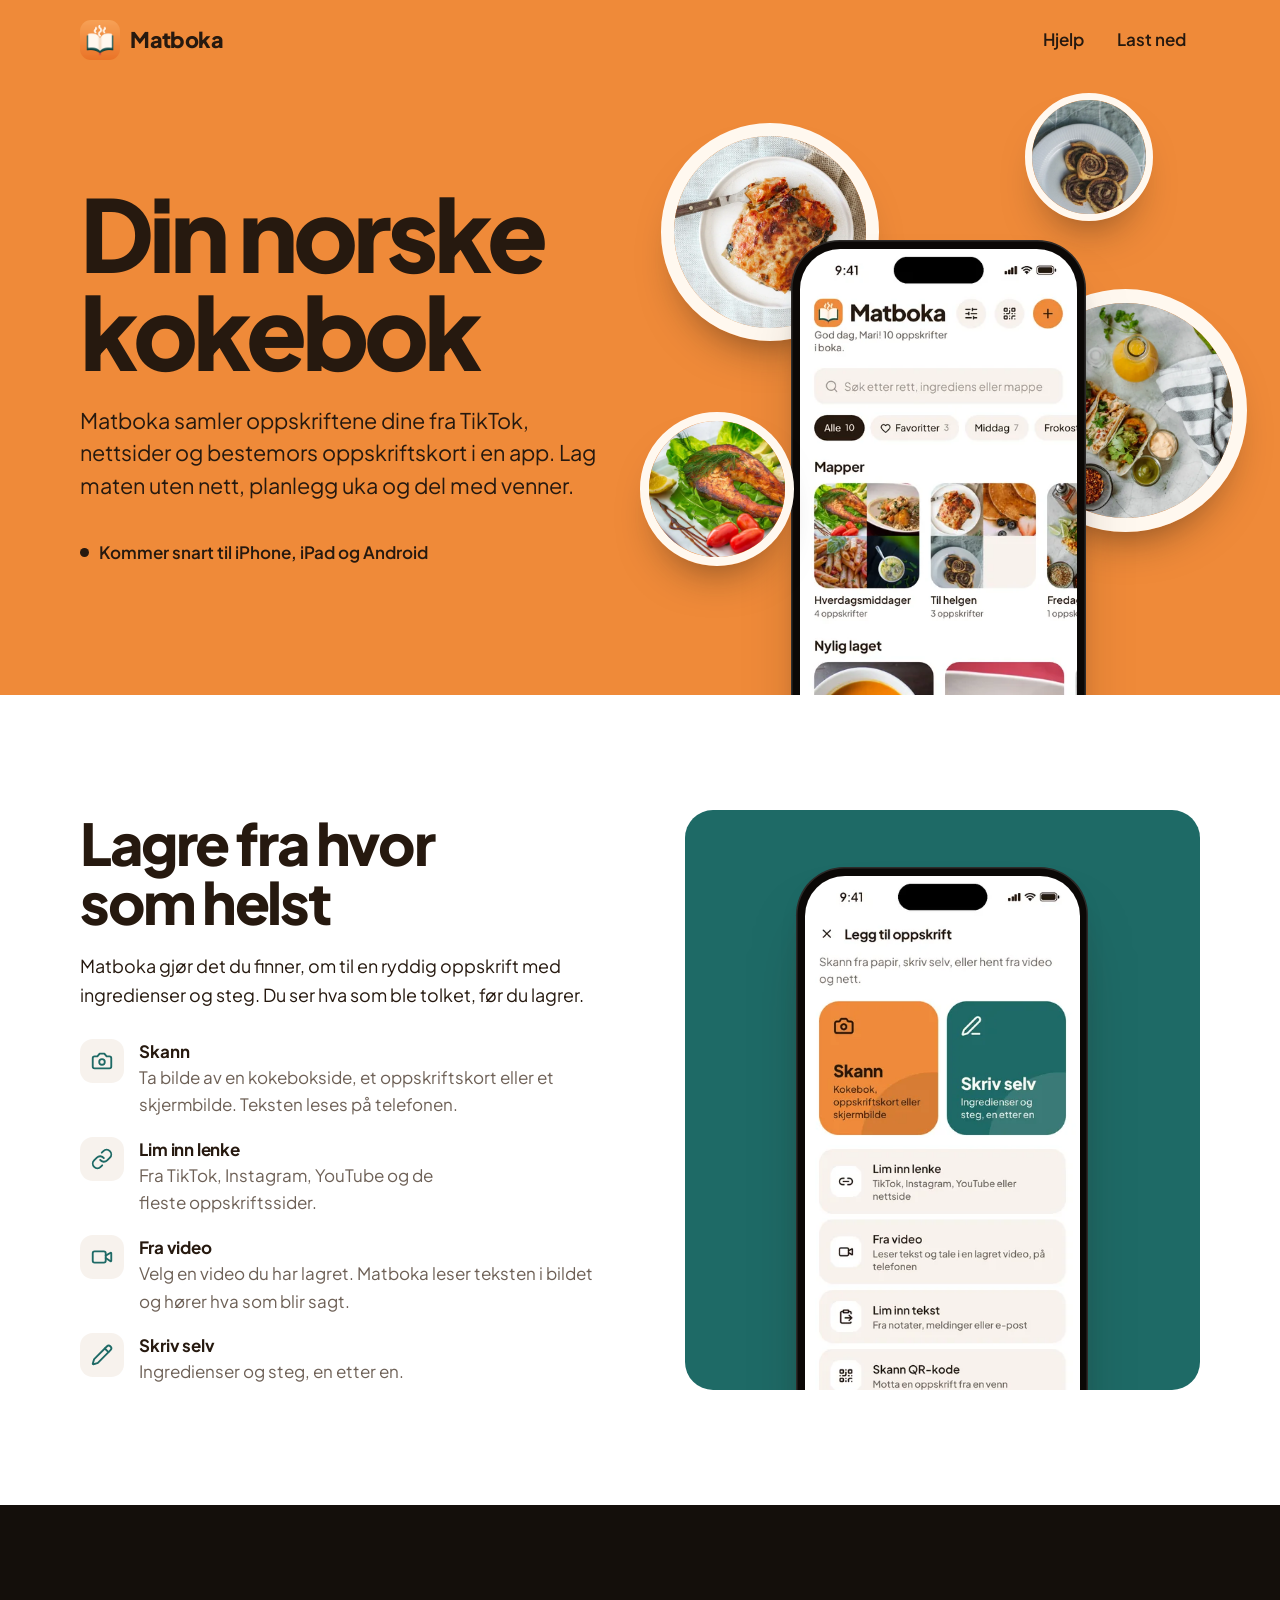
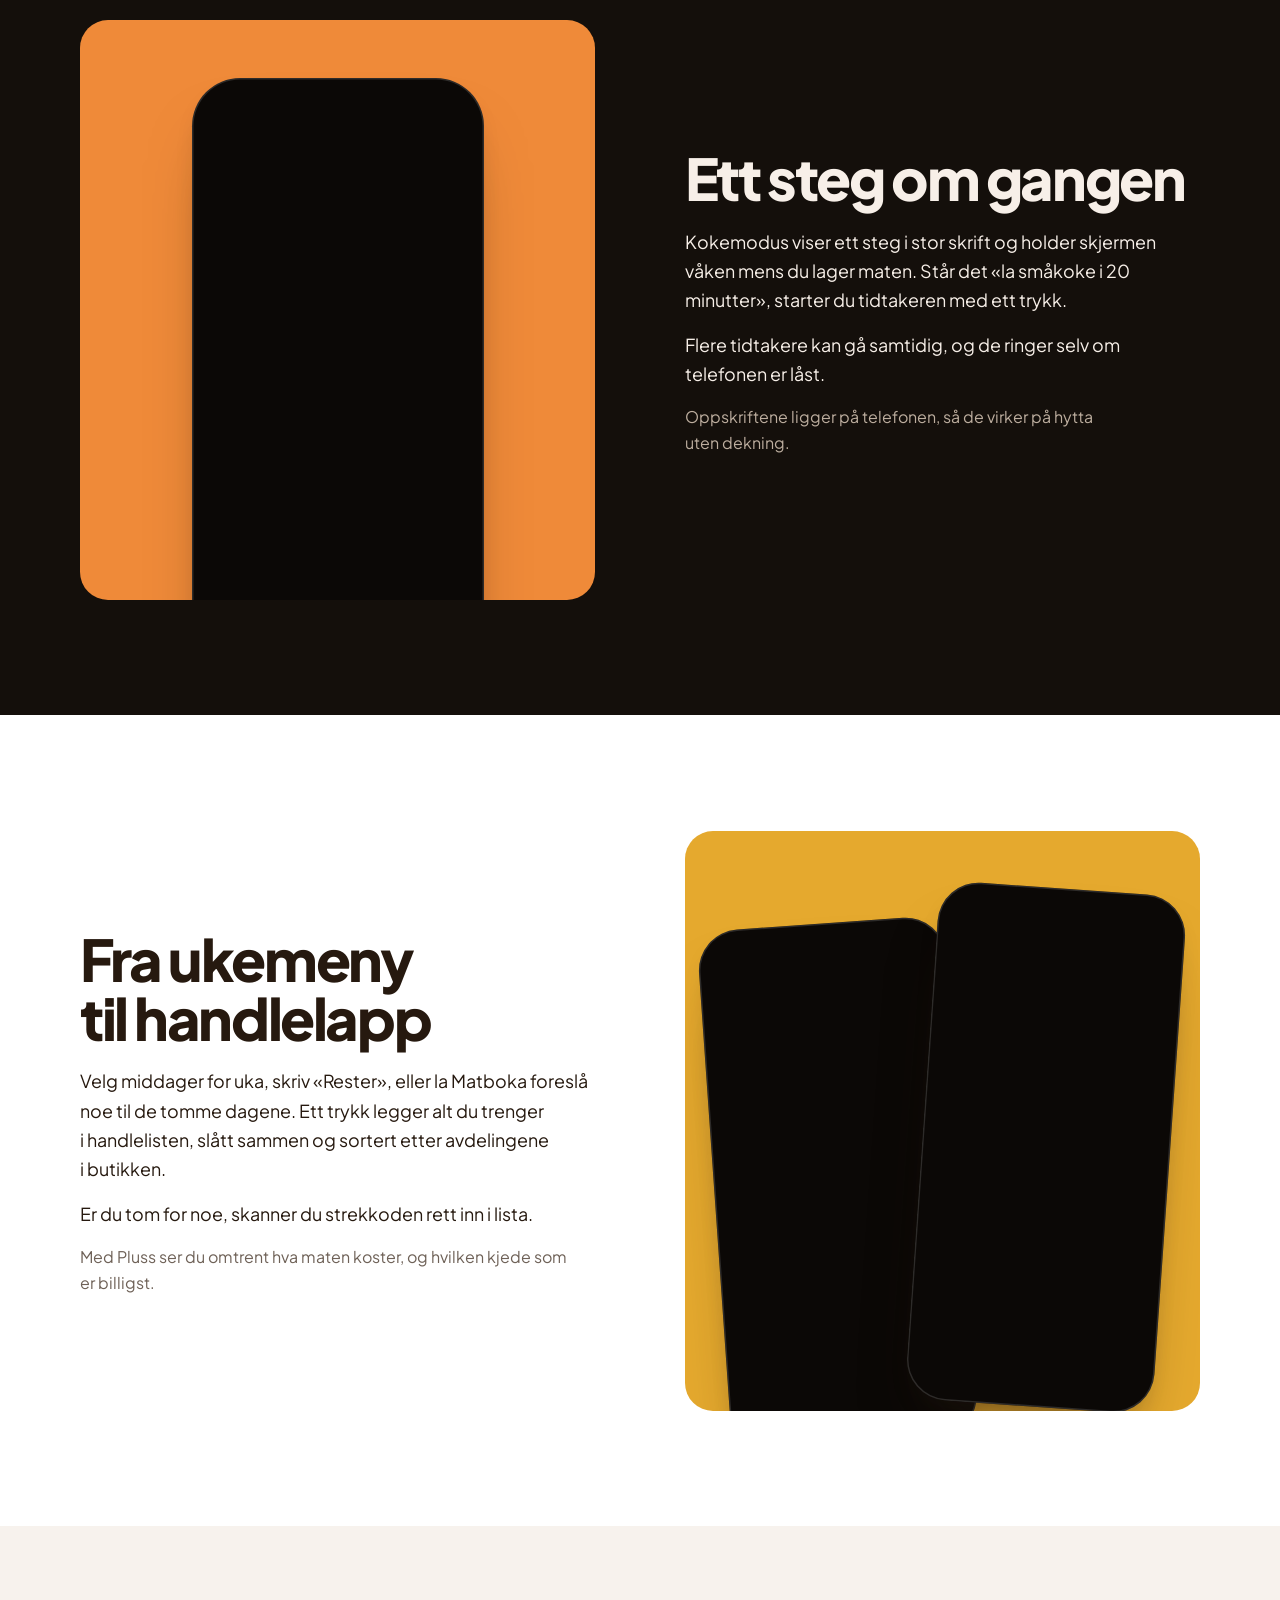
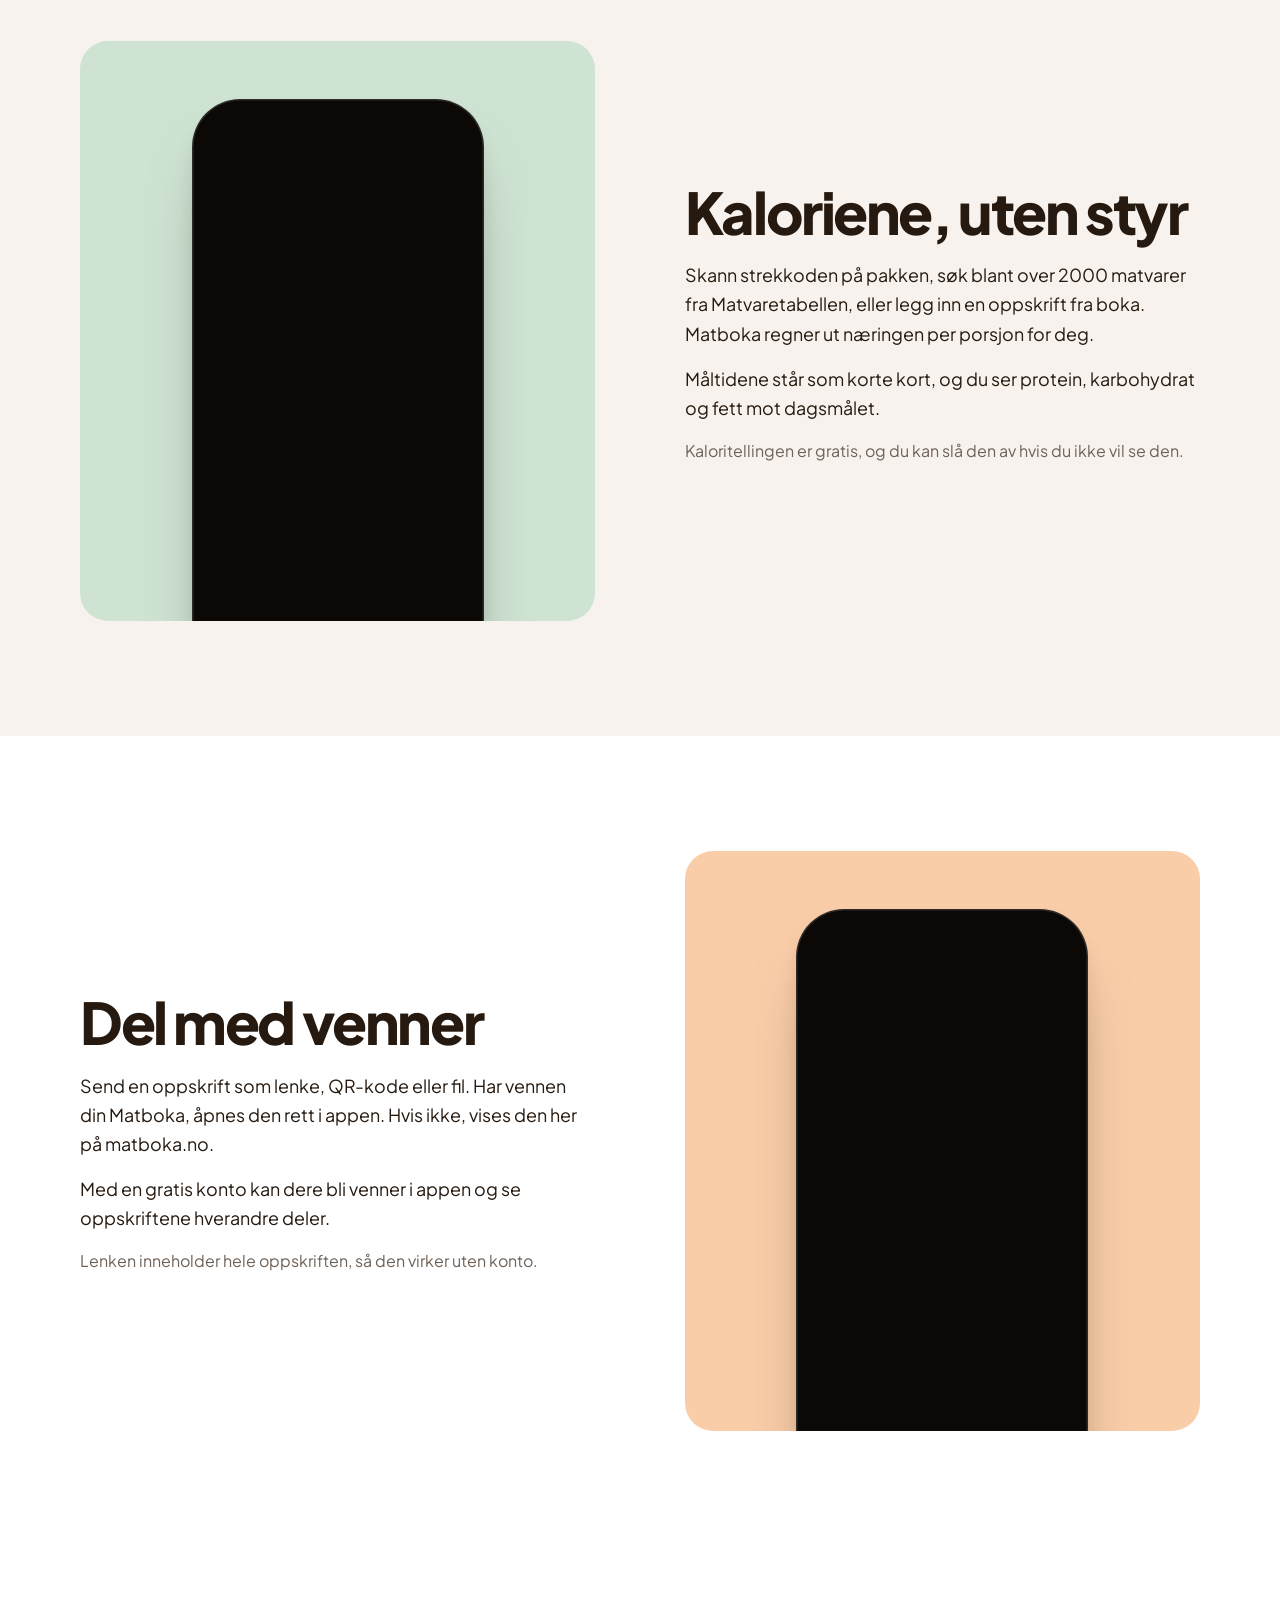
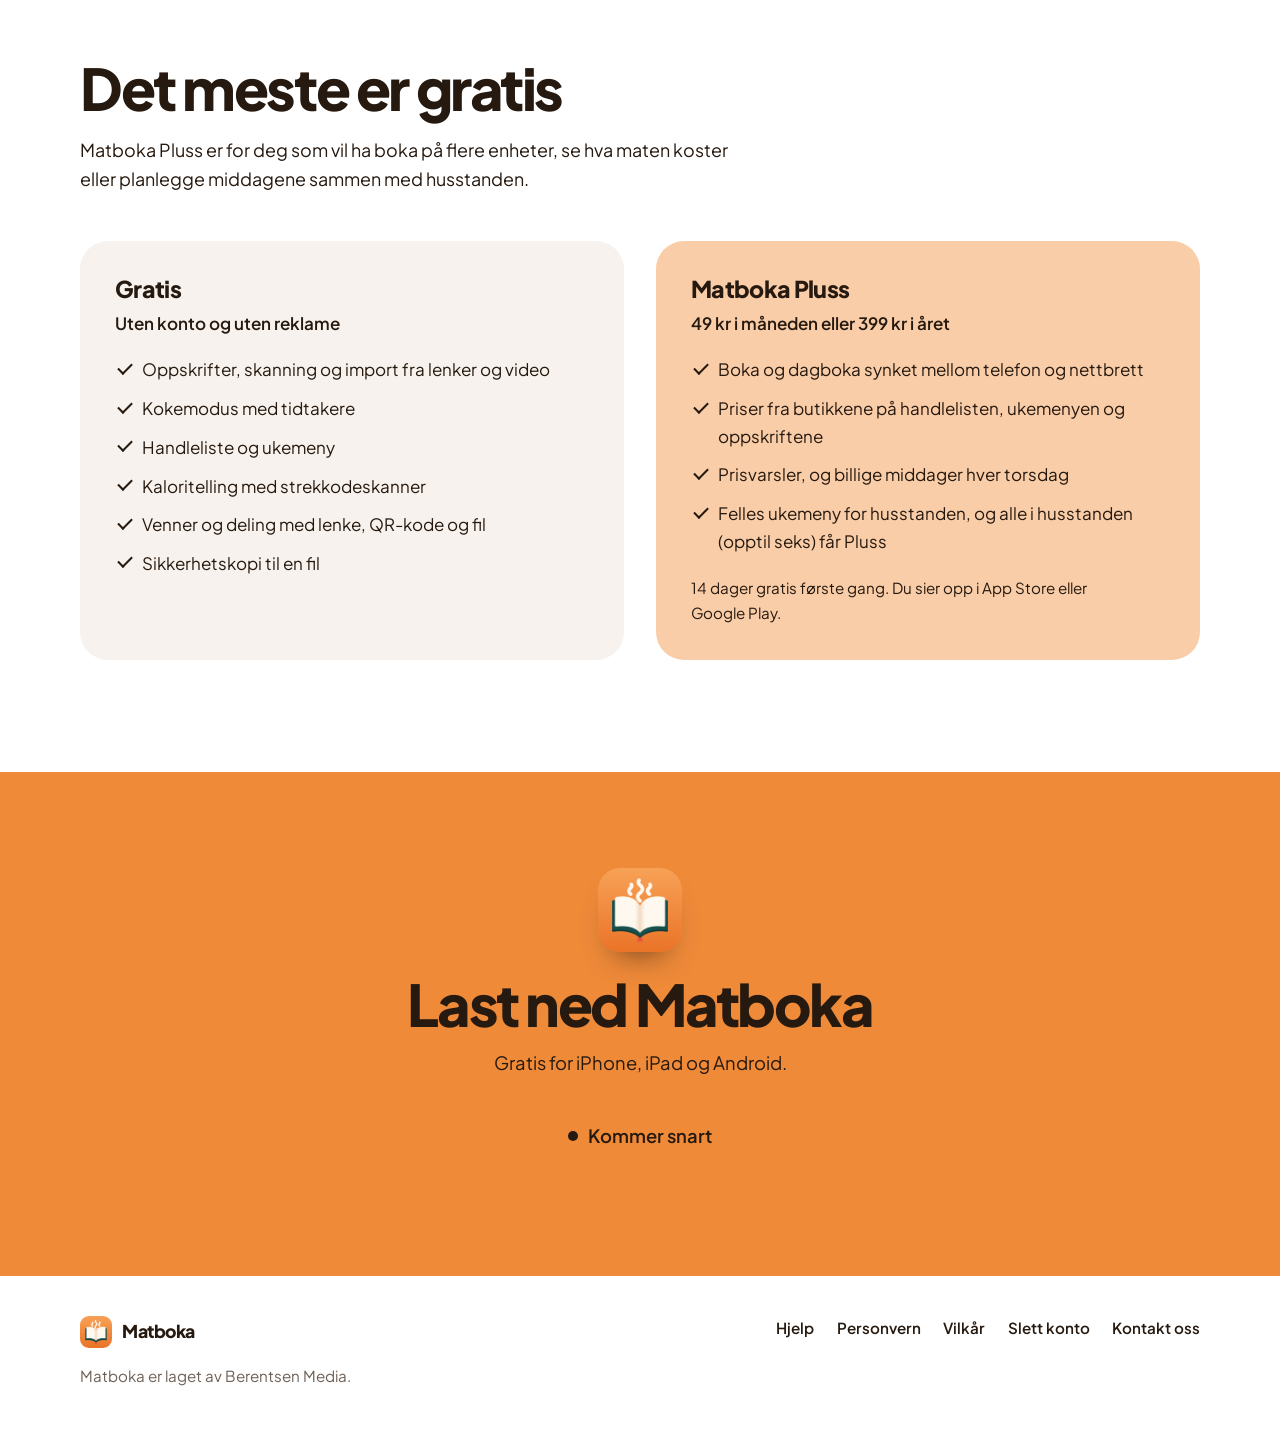
<file: index.html>
<!doctype html>
<html lang="nb">
<head>
<meta charset="utf-8">
<meta name="viewport" content="width=device-width, initial-scale=1">
<title>Matboka – oppskrifter, ukemeny og handleliste i en app</title>
<meta name="description" content="Gratis app for iPhone og Android: samle oppskrifter fra TikTok, nettsider og kokebøker, lag ukemeny og handleliste, tell kalorier og del med venner.">
<link rel="canonical" href="https://matboka.no/">
<meta http-equiv="Content-Security-Policy" content="default-src 'self'; img-src 'self' data:; style-src 'self'; font-src 'self'; script-src 'self'; connect-src 'none'; object-src 'none'; base-uri 'none'; form-action 'none'">
<meta name="referrer" content="strict-origin-when-cross-origin">
<meta name="theme-color" content="#EF8A39">
<link rel="icon" href="img/favicon.svg" type="image/svg+xml">
<link rel="icon" href="img/favicon-32.png" sizes="32x32" type="image/png">
<link rel="icon" href="img/icon-192.png" sizes="192x192" type="image/png">
<link rel="apple-touch-icon" href="img/apple-touch-icon.png">
<link rel="preload" href="fonts/plus-jakarta-sans-800.woff2" as="font" type="font/woff2" crossorigin>
<link rel="stylesheet" href="css/site.css">
<meta property="og:type" content="website">
<meta property="og:site_name" content="Matboka">
<meta property="og:locale" content="nb_NO">
<meta property="og:title" content="Matboka – oppskrifter, ukemeny og handleliste i en app">
<meta property="og:description" content="Gratis app for iPhone og Android: samle oppskrifter fra TikTok, nettsider og kokebøker, lag ukemeny og handleliste, tell kalorier og del med venner.">
<meta property="og:url" content="https://matboka.no/">
<meta property="og:image" content="https://matboka.no/img/deling.jpg">
<meta property="og:image:width" content="1200">
<meta property="og:image:height" content="630">
<meta property="og:image:alt" content="Matboka, din norske kokebok">
<meta name="twitter:card" content="summary_large_image">
<script type="application/ld+json">
{"@context":"https://schema.org","@graph":[
{"@type":"WebSite","@id":"https://matboka.no/#nettsted","name":"Matboka","alternateName":["matboka.no"],"url":"https://matboka.no/","inLanguage":"nb","publisher":{"@id":"https://matboka.no/#utgiver"}},
{"@type":"Organization","@id":"https://matboka.no/#utgiver","name":"Berentsen Media"},
{"@type":"MobileApplication","name":"Matboka","url":"https://matboka.no/","image":"https://matboka.no/img/deling.jpg","description":"Norsk kokebok-app: samle oppskrifter fra TikTok, nettsider og kokebøker, med kokemodus, ukemeny, handleliste og kaloritelling.","operatingSystem":"iOS, Android","applicationCategory":"LifestyleApplication","inLanguage":"nb","offers":{"@type":"Offer","price":"0","priceCurrency":"NOK"},"publisher":{"@id":"https://matboka.no/#utgiver"}}
]}
</script>
<script src="js/site.js" defer></script>
</head>
<body class="home">
<a class="skip" href="#innhold">Hopp til innholdet</a>
<header class="site-header on-gulrot">
  <div class="wrap">
    <a class="brand" href="./"><img src="img/icon-192.png" alt="" width="40" height="40">Matboka</a>
    <nav class="nav" aria-label="Hovedmeny">
      <a href="hjelp">Hjelp</a>
      <a href="#last-ned" class="hide-small">Last ned</a>
    </nav>
  </div>
</header>
<main id="innhold">
  <section class="hero on-gulrot" aria-labelledby="tittel">
    <div class="wrap">
      <div class="hero__text">
        <h1 id="tittel">Din norske kokebok</h1>
        <p class="hero__lead">Matboka samler oppskriftene dine fra TikTok, nettsider og bestemors oppskriftskort i en&nbsp;app. Lag maten uten nett, planlegg uka og del med venner.</p>
        <div class="stores" data-butikk data-klar="nei">
          <a class="store" data-butikk-lenke="appStore" href="./#last-ned"><small>Last ned i</small><span>App Store</span></a>
          <a class="store" data-butikk-lenke="googlePlay" href="./#last-ned"><small>Last ned i</small><span>Google Play</span></a>
          <p class="soon">Kommer snart til iPhone, iPad og Android</p>
        </div>
      </div>
      <div class="hero__art" aria-hidden="true">
        <img class="plate plate--a" src="img/mat/lasagne.webp" alt="" width="640" height="640">
        <img class="plate plate--d" src="img/mat/kanelboller.webp" alt="" width="640" height="640">
        <img class="plate plate--c" src="img/mat/taco.webp" alt="" width="640" height="640">
        <img class="plate plate--b" src="img/mat/laks.webp" alt="" width="640" height="640">
        <figure class="phone"><img src="img/screens/boka.webp" srcset="img/screens/boka.webp 390w, img/screens/boka@2x.webp 780w" sizes="(max-width: 860px) 62vw, 300px" width="390" height="844" alt="" fetchpriority="high"></figure>
      </div>
    </div>
  </section>

  <section class="feature" aria-labelledby="lagre">
    <div class="wrap">
      <div class="feature__text">
        <h2 id="lagre">Lagre fra hvor som helst</h2>
        <p>Matboka gjør det du finner, om til en ryddig oppskrift med ingredienser og steg. Du ser hva som ble tolket, før du lagrer.</p>
        <ul class="ways">
          <li><svg viewBox="0 0 24 24" fill="none" stroke="currentColor" stroke-width="2" stroke-linecap="round" stroke-linejoin="round" aria-hidden="true"><path d="M14.5 4h-5L7 7H4a2 2 0 0 0-2 2v9a2 2 0 0 0 2 2h16a2 2 0 0 0 2-2V9a2 2 0 0 0-2-2h-3l-2.5-3z"/><circle cx="12" cy="13" r="3"/></svg><h3>Skann</h3><p>Ta bilde av en kokebokside, et oppskriftskort eller et skjermbilde. Teksten leses på telefonen.</p></li>
          <li><svg viewBox="0 0 24 24" fill="none" stroke="currentColor" stroke-width="2" stroke-linecap="round" stroke-linejoin="round" aria-hidden="true"><path d="M10 13a5 5 0 0 0 7.54.54l3-3a5 5 0 0 0-7.07-7.07l-1.72 1.71"/><path d="M14 11a5 5 0 0 0-7.54-.54l-3 3a5 5 0 0 0 7.07 7.07l1.71-1.71"/></svg><h3>Lim inn lenke</h3><p>Fra TikTok, Instagram, YouTube og de fleste oppskriftssider.</p></li>
          <li><svg viewBox="0 0 24 24" fill="none" stroke="currentColor" stroke-width="2" stroke-linecap="round" stroke-linejoin="round" aria-hidden="true"><path d="m16 13 5.22 3.48a.5.5 0 0 0 .78-.42V7.87a.5.5 0 0 0-.75-.43L16 10.5"/><rect x="2" y="6" width="14" height="12" rx="2"/></svg><h3>Fra video</h3><p>Velg en video du har lagret. Matboka leser teksten i bildet og hører hva som blir sagt.</p></li>
          <li><svg viewBox="0 0 24 24" fill="none" stroke="currentColor" stroke-width="2" stroke-linecap="round" stroke-linejoin="round" aria-hidden="true"><path d="M21.17 6.81a1 1 0 0 0-3.99-3.99L3.84 16.17a2 2 0 0 0-.5.83l-1.32 4.35a.5.5 0 0 0 .62.62l4.35-1.32a2 2 0 0 0 .83-.5z"/><path d="m15 5 4 4"/></svg><h3>Skriv selv</h3><p>Ingredienser og steg, en etter en.</p></li>
        </ul>
      </div>
      <div class="panel panel--fjord">
        <figure class="phone"><img src="img/screens/legg-til.webp" srcset="img/screens/legg-til.webp 390w, img/screens/legg-til@2x.webp 780w" sizes="(max-width: 860px) 64vw, 292px" width="390" height="844" alt="Legg til oppskrift i Matboka, med valgene Skann, Skriv selv, Lim inn lenke, Fra video, Lim inn tekst, Skann QR-kode og Importer fil." loading="lazy" decoding="async"></figure>
      </div>
    </div>
  </section>

  <section class="feature feature--flip band--natt" aria-labelledby="lage">
    <div class="wrap">
      <div class="feature__text">
        <h2 id="lage">Ett steg om gangen</h2>
        <p>Kokemodus viser ett steg i stor skrift og holder skjermen våken mens du lager maten. Står det «la småkoke i 20 minutter», starter du tidtakeren med ett trykk.</p>
        <p>Flere tidtakere kan gå samtidig, og de ringer selv om telefonen er låst.</p>
        <p class="note">Oppskriftene ligger på telefonen, så de virker på hytta uten dekning.</p>
      </div>
      <div class="panel panel--gulrot">
        <figure class="phone"><img src="img/screens/kokemodus.webp" srcset="img/screens/kokemodus.webp 390w, img/screens/kokemodus@2x.webp 780w" sizes="(max-width: 860px) 64vw, 292px" width="390" height="844" alt="Kokemodus i mørk modus: steg 1 av 5 i en lasagne, med ingrediensene i steget og en knapp som starter en tidtaker på 20 minutter." loading="lazy" decoding="async"></figure>
      </div>
    </div>
  </section>

  <section class="feature" aria-labelledby="planlegg">
    <div class="wrap">
      <div class="feature__text">
        <h2 id="planlegg">Fra ukemeny til handlelapp</h2>
        <p>Velg middager for uka, skriv «Rester», eller la Matboka foreslå noe til de tomme dagene. Ett trykk legger alt du trenger i handlelisten, slått sammen og sortert etter avdelingene i butikken.</p>
        <p>Er du tom for noe, skanner du strekkoden rett inn i lista.</p>
        <p class="note">Med Pluss ser du omtrent hva maten koster, og hvilken kjede som er billigst.</p>
      </div>
      <div class="panel panel--sennep panel--duo">
        <figure class="phone"><img src="img/screens/ukemeny.webp" srcset="img/screens/ukemeny.webp 390w, img/screens/ukemeny@2x.webp 780w" sizes="(max-width: 860px) 46vw, 248px" width="390" height="844" alt="Ukemenyen for uke 46 med en middag hver dag." loading="lazy" decoding="async"></figure>
        <figure class="phone"><img src="img/screens/handleliste.webp" srcset="img/screens/handleliste.webp 390w, img/screens/handleliste@2x.webp 780w" sizes="(max-width: 860px) 46vw, 248px" width="390" height="844" alt="Handlelisten sortert etter avdeling, med varer fra to oppskrifter." loading="lazy" decoding="async"></figure>
      </div>
    </div>
  </section>

  <section class="feature feature--flip band--paper" aria-labelledby="dagbok">
    <div class="wrap">
      <div class="feature__text">
        <h2 id="dagbok">Kaloriene, uten styr</h2>
        <p>Skann strekkoden på pakken, søk blant over 2000 matvarer fra Matvaretabellen, eller legg inn en oppskrift fra boka. Matboka regner ut næringen per porsjon for deg.</p>
        <p>Måltidene står som korte kort, og du ser protein, karbohydrat og fett mot dagsmålet.</p>
        <p class="note">Kaloritellingen er gratis, og du kan slå den av hvis du ikke vil se den.</p>
      </div>
      <div class="panel panel--salvie">
        <figure class="phone"><img src="img/screens/dagbok.webp" srcset="img/screens/dagbok.webp 390w, img/screens/dagbok@2x.webp 780w" sizes="(max-width: 860px) 64vw, 292px" width="390" height="844" alt="Dagboka med 1 086 kcal igjen av 2 100, protein, karbohydrat og fett, og måltidene frokost, lunsj, middag og mellommåltid." loading="lazy" decoding="async"></figure>
      </div>
    </div>
  </section>

  <section class="feature" aria-labelledby="del">
    <div class="wrap">
      <div class="feature__text">
        <h2 id="del">Del med venner</h2>
        <p>Send en oppskrift som lenke, QR-kode eller fil. Har vennen din Matboka, åpnes den rett i appen. Hvis ikke, vises den her på matboka.no.</p>
        <p>Med en gratis konto kan dere bli venner i appen og se oppskriftene hverandre deler.</p>
        <p class="note">Lenken inneholder hele oppskriften, så den virker uten konto.</p>
      </div>
      <div class="panel panel--fersken">
        <figure class="phone"><img src="img/screens/oppskrift.webp" srcset="img/screens/oppskrift.webp 390w, img/screens/oppskrift@2x.webp 780w" sizes="(max-width: 860px) 64vw, 292px" width="390" height="844" alt="En oppskrift på lasagne med bilde, tid, porsjoner og knappene Start matlaging og Handleliste." loading="lazy" decoding="async"></figure>
      </div>
    </div>
  </section>

  <section class="pluss" id="pluss" aria-labelledby="pluss-tittel">
    <div class="wrap">
      <h2 id="pluss-tittel">Det meste er gratis</h2>
      <p class="pluss__intro">Matboka Pluss er for deg som vil ha boka på flere enheter, se hva maten koster eller planlegge middagene sammen med husstanden.</p>
      <div class="compare">
        <section aria-labelledby="gratis">
          <h3 id="gratis">Gratis</h3>
          <p class="price">Uten konto og uten reklame</p>
          <ul>
            <li>Oppskrifter, skanning og import fra lenker og video</li>
            <li>Kokemodus med tidtakere</li>
            <li>Handleliste og ukemeny</li>
            <li>Kaloritelling med strekkodeskanner</li>
            <li>Venner og deling med lenke, QR-kode og fil</li>
            <li>Sikkerhetskopi til en fil</li>
          </ul>
        </section>
        <section class="compare__pluss" aria-labelledby="plussnavn">
          <h3 id="plussnavn">Matboka Pluss</h3>
          <p class="price">49 kr i måneden eller 399 kr i året</p>
          <ul>
            <li>Boka og dagboka synket mellom telefon og nettbrett</li>
            <li>Priser fra butikkene på handlelisten, ukemenyen og oppskriftene</li>
            <li>Prisvarsler, og billige middager hver torsdag</li>
            <li>Felles ukemeny for husstanden, og alle i husstanden (opptil seks) får Pluss</li>
          </ul>
          <p class="small">14 dager gratis første gang. Du sier opp i App Store eller Google Play.</p>
        </section>
      </div>
    </div>
  </section>

  <section class="closing on-gulrot" id="last-ned" aria-labelledby="last-ned-tittel">
    <div class="wrap">
      <img src="img/icon-192.png" alt="" width="84" height="84" loading="lazy">
      <h2 id="last-ned-tittel">Last ned Matboka</h2>
      <p>Gratis for iPhone, iPad og Android.</p>
      <div class="stores" data-butikk data-klar="nei">
          <a class="store" data-butikk-lenke="appStore" href="./#last-ned"><small>Last ned i</small><span>App Store</span></a>
          <a class="store" data-butikk-lenke="googlePlay" href="./#last-ned"><small>Last ned i</small><span>Google Play</span></a>
          <p class="soon">Kommer snart</p>
        </div>
    </div>
  </section>
</main>
<footer class="site-footer">
  <div class="wrap">
    <div>
      <a class="brand brand--small" href="./"><img src="img/icon-192.png" alt="" width="32" height="32">Matboka</a>
      <p>Matboka er laget av Berentsen Media.</p>
    </div>
    <nav aria-label="Om Matboka">
      <a href="hjelp">Hjelp</a>
      <a href="personvern">Personvern</a>
      <a href="vilkar">Vilkår</a>
      <a href="slett-konto">Slett konto</a>
      <a href="mailto:berentsenmedia@gmail.com">Kontakt oss</a>
    </nav>
  </div>
</footer>
</body>
</html>
</file>
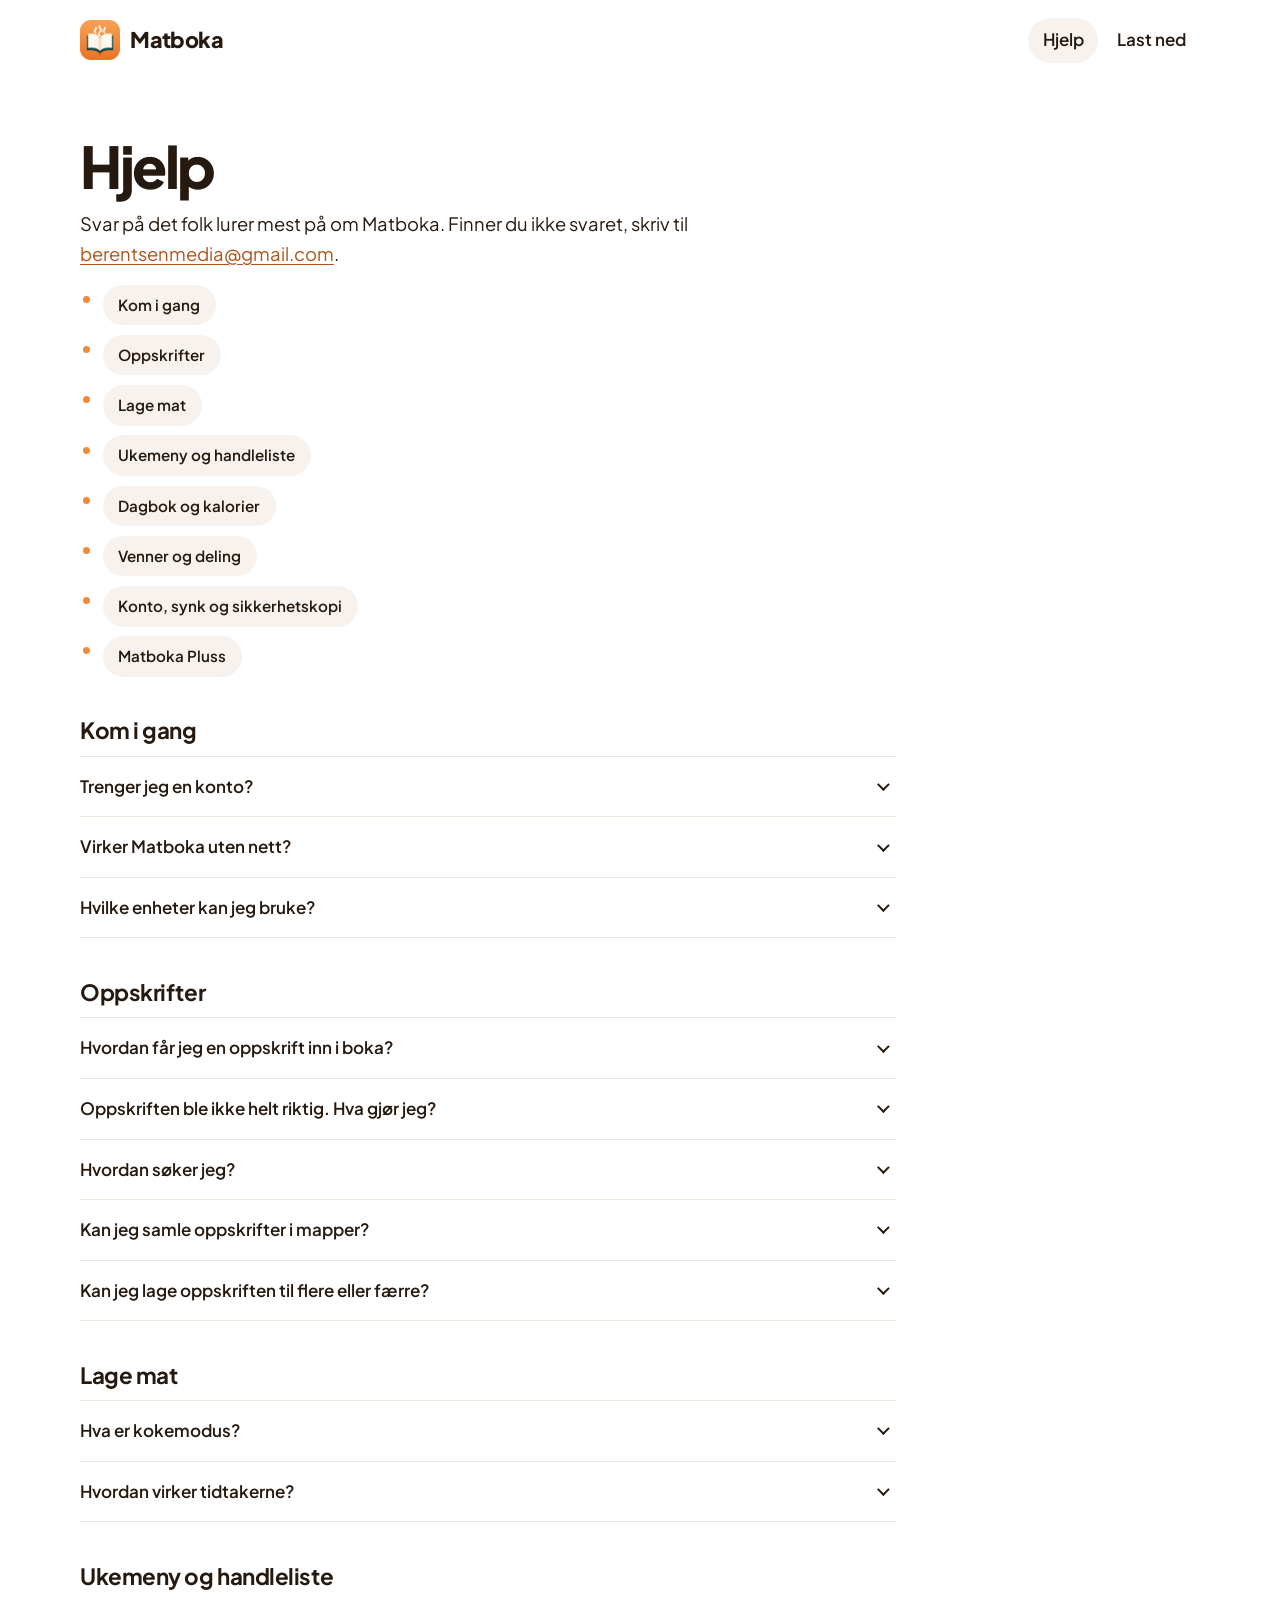
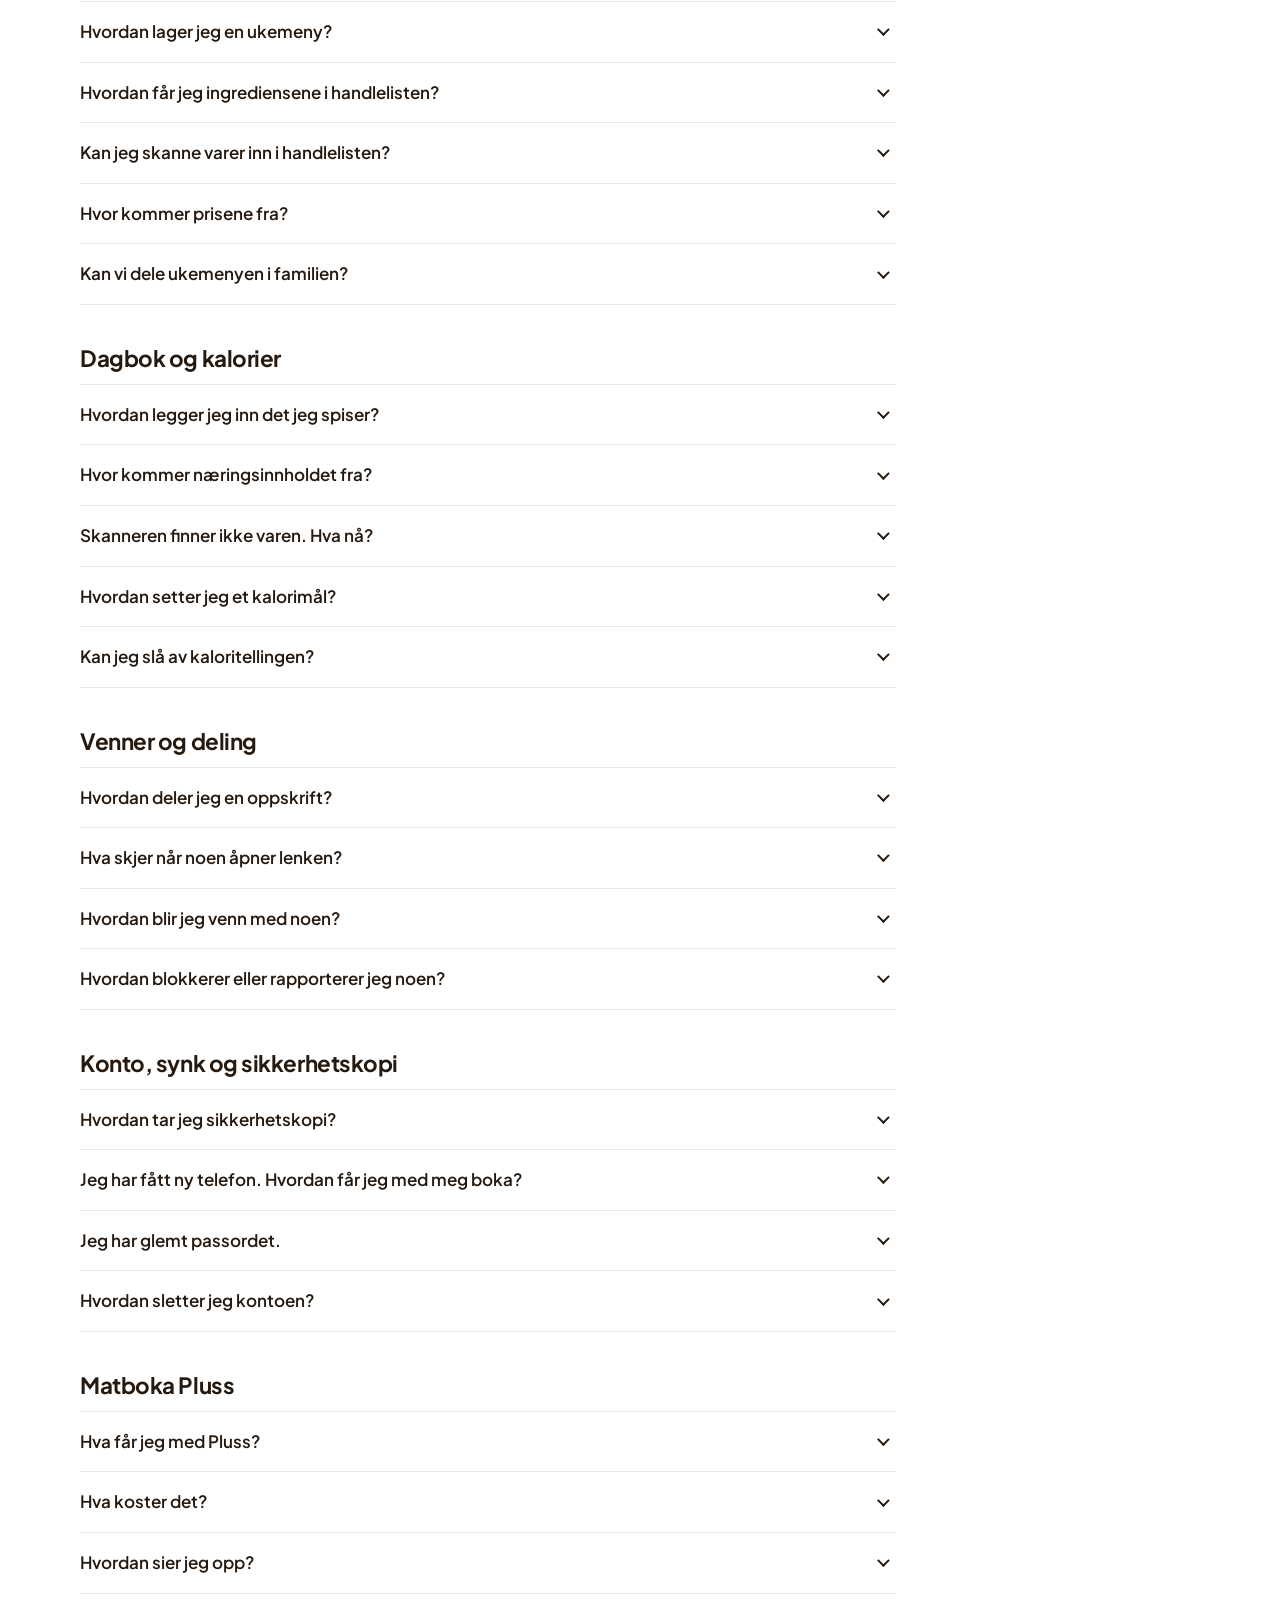
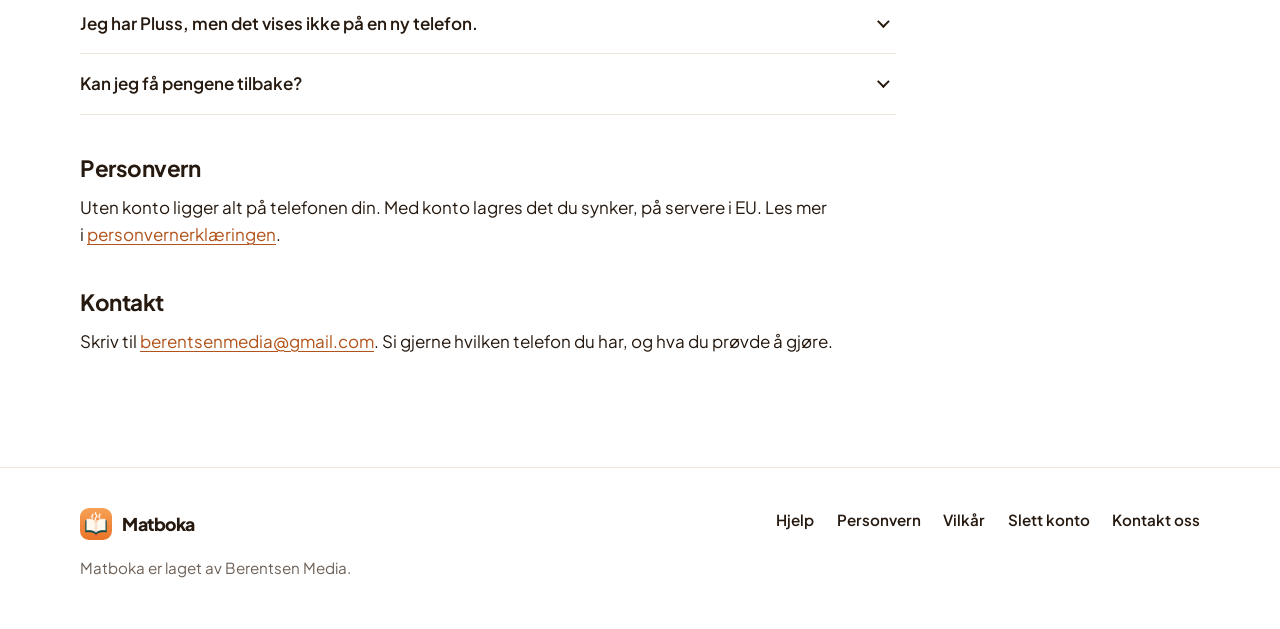
<file: hjelp.html>
<!doctype html>
<html lang="nb">
<head>
<meta charset="utf-8">
<meta name="viewport" content="width=device-width, initial-scale=1">
<title>Hjelp og vanlige spørsmål – Matboka</title>
<meta name="description" content="Svar på vanlige spørsmål om Matboka: oppskrifter, kokemodus, ukemeny, handleliste, kalorier, deling, konto og Matboka Pluss.">
<link rel="canonical" href="https://matboka.no/hjelp">
<meta http-equiv="Content-Security-Policy" content="default-src 'self'; img-src 'self' data:; style-src 'self'; font-src 'self'; script-src 'self'; connect-src 'none'; object-src 'none'; base-uri 'none'; form-action 'none'">
<meta name="referrer" content="strict-origin-when-cross-origin">
<meta name="theme-color" content="#EF8A39">
<link rel="icon" href="img/favicon.svg" type="image/svg+xml">
<link rel="icon" href="img/favicon-32.png" sizes="32x32" type="image/png">
<link rel="icon" href="img/icon-192.png" sizes="192x192" type="image/png">
<link rel="apple-touch-icon" href="img/apple-touch-icon.png">
<link rel="preload" href="fonts/plus-jakarta-sans-800.woff2" as="font" type="font/woff2" crossorigin>
<link rel="stylesheet" href="css/site.css">
<meta property="og:type" content="website">
<meta property="og:site_name" content="Matboka">
<meta property="og:locale" content="nb_NO">
<meta property="og:title" content="Hjelp og vanlige spørsmål – Matboka">
<meta property="og:description" content="Svar på vanlige spørsmål om Matboka: oppskrifter, kokemodus, ukemeny, handleliste, kalorier, deling, konto og Matboka Pluss.">
<meta property="og:url" content="https://matboka.no/hjelp">
<meta property="og:image" content="https://matboka.no/img/deling.jpg">
<meta property="og:image:width" content="1200">
<meta property="og:image:height" content="630">
<meta property="og:image:alt" content="Matboka, din norske kokebok">
<meta name="twitter:card" content="summary_large_image">
<script src="js/site.js" defer></script>
</head>
<body>
<a class="skip" href="#innhold">Hopp til innholdet</a>
<header class="site-header">
  <div class="wrap">
    <a class="brand" href="./"><img src="img/icon-192.png" alt="" width="40" height="40">Matboka</a>
    <nav class="nav" aria-label="Hovedmeny">
      <a href="hjelp" aria-current="page">Hjelp</a>
      <a href="./#last-ned" class="hide-small">Last ned</a>
    </nav>
  </div>
</header>
<main id="innhold" class="page">
  <div class="wrap">
<div class="prose">
<h1>Hjelp</h1>
<p class="lead">Svar på det folk lurer mest på om Matboka. Finner du ikke svaret, skriv til <a href="mailto:berentsenmedia@gmail.com">berentsenmedia@gmail.com</a>.</p>
<ul class="toc" aria-label="Innhold">
  <li><a href="#kom-i-gang">Kom i gang</a></li>
  <li><a href="#oppskrifter">Oppskrifter</a></li>
  <li><a href="#lage-mat">Lage mat</a></li>
  <li><a href="#ukemeny">Ukemeny og handleliste</a></li>
  <li><a href="#dagbok">Dagbok og kalorier</a></li>
  <li><a href="#deling">Venner og deling</a></li>
  <li><a href="#konto">Konto, synk og sikkerhetskopi</a></li>
  <li><a href="#pluss">Matboka Pluss</a></li>
</ul>
<h2 id="kom-i-gang">Kom i gang</h2>
<div class="faq">
<details>
  <summary>Trenger jeg en konto?</summary>
  <div class="answer">
<p>Nei. Matboka virker uten konto, og da ligger alt på telefonen. Med en gratis konto kan du legge til venner og se oppskriftene de deler. Vil du ha boka på flere enheter, trenger du Pluss.</p>
  </div>
</details>
<details>
  <summary>Virker Matboka uten nett?</summary>
  <div class="answer">
<p>Ja. Oppskriftene, handlelisten, ukemenyen og dagboka ligger på telefonen. Du trenger nett for å hente oppskrifter fra lenker, for priser og for å synke.</p>
  </div>
</details>
<details>
  <summary>Hvilke enheter kan jeg bruke?</summary>
  <div class="answer">
<p>iPhone, iPad og Android-telefoner.</p>
  </div>
</details>
</div>
<h2 id="oppskrifter">Oppskrifter</h2>
<div class="faq">
<details>
  <summary>Hvordan får jeg en oppskrift inn i boka?</summary>
  <div class="answer">
<p>Trykk + på forsiden og velg hvordan:</p>
<ul>
  <li><strong>Skann:</strong> ta bilde av en kokebokside, et oppskriftskort eller et skjermbilde. Flere bilder blir en oppskrift.</li>
  <li><strong>Lim inn lenke:</strong> fra TikTok, Instagram, YouTube eller en oppskriftsside.</li>
  <li><strong>Fra video:</strong> velg en video du har lagret. Matboka leser teksten i bildet og hører hva som blir sagt.</li>
  <li><strong>Skriv selv</strong> eller <strong>lim inn tekst</strong> fra notater, meldinger eller e-post.</li>
  <li><strong>Skann QR-kode</strong> fra en venn, eller <strong>importer en fil</strong>.</li>
</ul>
<p>Du kan også trykke Del i TikTok, Safari eller Bilder og velge Matboka.</p>
  </div>
</details>
<details>
  <summary>Oppskriften ble ikke helt riktig. Hva gjør jeg?</summary>
  <div class="answer">
<p>Alt du importerer, åpnes i et skjema der du ser hva som ble tolket, før du lagrer. Du kan også endre en oppskrift senere med blyanten øverst på oppskriften.</p>
  </div>
</details>
<details>
  <summary>Hvordan søker jeg?</summary>
  <div class="answer">
<p>Søket tåler skrivefeil, og æøå skrevet uten («brod» finner brød). Søker du på flere ting du har, som «kylling ris paprika», ser du også oppskriftene som bare mangler en av dem.</p>
  </div>
</details>
<details>
  <summary>Kan jeg samle oppskrifter i mapper?</summary>
  <div class="answer">
<p>Ja. Trykk på mappe-ikonet på en oppskrift for å legge den i en mappe, for eksempel «Hverdagsmiddager». Mappene endrer du under «Tilpass hjemmesiden», knappen med glidebrytere på forsiden.</p>
  </div>
</details>
<details>
  <summary>Kan jeg lage oppskriften til flere eller færre?</summary>
  <div class="answer">
<p>Ja. Bruk − og + ved Ingredienser på oppskriften, så regnes mengdene om.</p>
  </div>
</details>
</div>
<h2 id="lage-mat">Lage mat</h2>
<div class="faq">
<details>
  <summary>Hva er kokemodus?</summary>
  <div class="answer">
<p>Trykk «Start matlaging» på en oppskrift. Du ser ett steg om gangen i stor skrift, skjermen holdes våken, og ingrediensene i steget står under.</p>
  </div>
</details>
<details>
  <summary>Hvordan virker tidtakerne?</summary>
  <div class="answer">
<p>Står det en tid i steget, starter du tidtakeren med ett trykk. Trenger du en annen tid, trykker du «Annen tid». Flere tidtakere kan gå samtidig, og de ringer selv om appen ligger i bakgrunnen eller skjermen er låst. Slå på varsler for Matboka, ellers hører du dem ikke.</p>
  </div>
</details>
</div>
<h2 id="ukemeny">Ukemeny og handleliste</h2>
<div class="faq">
<details>
  <summary>Hvordan lager jeg en ukemeny?</summary>
  <div class="answer">
<p>Gå til Ukemeny og trykk på en dag. Velg en oppskrift fra boka, skriv noe fritt som «Rester» eller «Taco», eller la Matboka foreslå middager til de tomme dagene. Fra en oppskrift kan du også trykke «Legg i ukemeny».</p>
  </div>
</details>
<details>
  <summary>Hvordan får jeg ingrediensene i handlelisten?</summary>
  <div class="answer">
<p>I ukemenyen trykker du «Legg ukens ingredienser i handlelisten». Fra en oppskrift trykker du «Handleliste», og mengdene følger porsjonene du har valgt. Like varer slås sammen, og lista sorteres etter avdelingene i butikken.</p>
  </div>
</details>
<details>
  <summary>Kan jeg skanne varer inn i handlelisten?</summary>
  <div class="answer">
<p>Ja, med strekkoden eller QR-koden på pakken. Skanner du samme vare to ganger, blir det 2 stk.</p>
  </div>
</details>
<details>
  <summary>Hvor kommer prisene fra?</summary>
  <div class="answer">
<p>Med Pluss henter Matboka priser fra norske dagligvarekjeder via Kassalapp. Prisene er omtrentlige og står med «ca.». Trykk på en pris for å sammenligne kjedene, og sjekk alltid prisen i butikken.</p>
  </div>
</details>
<details>
  <summary>Kan vi dele ukemenyen i familien?</summary>
  <div class="answer">
<p>Ja, med Pluss. Lag en husstand og del koden, så ser og endrer alle den samme ukemenyen. Det holder at en har Pluss: alle i husstanden, opptil seks, får Pluss så lenge abonnementet er aktivt.</p>
  </div>
</details>
</div>
<h2 id="dagbok">Dagbok og kalorier</h2>
<div class="faq">
<details>
  <summary>Hvordan legger jeg inn det jeg spiser?</summary>
  <div class="answer">
<p>Trykk + på et måltid i Dagbok. Søk, skann strekkoden, velg en oppskrift fra boka eller skriv inn bare kaloriene. Under søket ser du det du har spist nylig og måltidene du har lagret.</p>
  </div>
</details>
<details>
  <summary>Hvor kommer næringsinnholdet fra?</summary>
  <div class="answer">
<p>Fra Matvaretabellen (Mattilsynet) for vanlige matvarer, og fra Kassalapp og Open Food Facts for varer fra butikken. Tallene er veiledende. Sjekk varedeklarasjonen på pakken, særlig ved allergier.</p>
  </div>
</details>
<details>
  <summary>Skanneren finner ikke varen. Hva nå?</summary>
  <div class="answer">
<p>Velg «Legg inn varen». Skriv inn næringsinnholdet selv, eller ta bilde av næringsdeklarasjonen, så fylles tallene inn. Varen lagres på telefonen, og neste skanning finner den med en gang.</p>
  </div>
</details>
<details>
  <summary>Hvordan setter jeg et kalorimål?</summary>
  <div class="answer">
<p>Gå til Profil og velg Mål og kropp. Matboka foreslår et dagsmål ut fra kjønn, alder, høyde, vekt og aktivitet, og du kan også sette målet selv. Matboka foreslår aldri under 1200 kcal for kvinner og 1500 kcal for menn.</p>
  </div>
</details>
<details>
  <summary>Kan jeg slå av kaloritellingen?</summary>
  <div class="answer">
<p>Ja, under Kosthold i Profil.</p>
  </div>
</details>
</div>
<h2 id="deling">Venner og deling</h2>
<div class="faq">
<details>
  <summary>Hvordan deler jeg en oppskrift?</summary>
  <div class="answer">
<p>Trykk del-knappen på oppskriften. Du kan sende en lenke, vise en QR-kode eller sende en fil med AirDrop eller i en melding. Lenken inneholder hele oppskriften, så den som får den, trenger ikke konto.</p>
  </div>
</details>
<details>
  <summary>Hva skjer når noen åpner lenken?</summary>
  <div class="answer">
<p>Har de Matboka, åpnes oppskriften i appen, og de kan lagre den i boka. Hvis ikke, vises den her på matboka.no.</p>
  </div>
</details>
<details>
  <summary>Hvordan blir jeg venn med noen?</summary>
  <div class="answer">
<p>Lag en gratis konto, og trykk Venner i Profil. Der står vennekoden din, som du kan dele, og der legger du inn koden til en venn.</p>
  </div>
</details>
<details>
  <summary>Hvordan blokkerer eller rapporterer jeg noen?</summary>
  <div class="answer">
<p>Fra profilen til vennen, eller nederst på en oppskrift vennen har delt. Den du blokkerer, ser ikke det du deler. Vi går gjennom rapporter innen 24 timer.</p>
  </div>
</details>
</div>
<h2 id="konto">Konto, synk og sikkerhetskopi</h2>
<div class="faq">
<details>
  <summary>Hvordan tar jeg sikkerhetskopi?</summary>
  <div class="answer">
<p>Gå til Profil og trykk «Eksporter alle oppskrifter» under Sikkerhetskopi. Du får en .matboka-fil med oppskrifter og bilder, som du kan lagre i Filer, iCloud eller Google Disk. Med «Importer fra fil» henter du den inn igjen. Med Pluss synkes boka av seg selv.</p>
  </div>
</details>
<details>
  <summary>Jeg har fått ny telefon. Hvordan får jeg med meg boka?</summary>
  <div class="answer">
<p>Med Pluss logger du inn på den nye telefonen, så kommer boka. Uten Pluss trykker du «Eksporter alle oppskrifter» på den gamle telefonen og «Importer fra fil» på den nye.</p>
  </div>
</details>
<details>
  <summary>Jeg har glemt passordet.</summary>
  <div class="answer">
<p>Trykk «Glemt passordet?» under Logg inn. Du får en kode på e-post, og med den lager du et nytt passord. Koden virker i 15 minutter.</p>
  </div>
</details>
<details>
  <summary>Hvordan sletter jeg kontoen?</summary>
  <div class="answer">
<p>Gå til Profil og trykk «Slett konto» nederst. Har du ikke appen lenger, står det hva du gjør på <a href="slett-konto">Slett kontoen din</a>.</p>
  </div>
</details>
</div>
<h2 id="pluss">Matboka Pluss</h2>
<div class="faq">
<details>
  <summary>Hva får jeg med Pluss?</summary>
  <div class="answer">
<ul>
  <li>Boka og dagboka synket mellom telefon og nettbrett, med sikkerhetskopi i skyen</li>
  <li>Priser fra butikkene på handlelisten, ukemenyen og oppskriftene</li>
  <li>Prisvarsler, og billige middager hver torsdag</li>
  <li>Felles ukemeny for husstanden, og alle i husstanden får Pluss</li>
</ul>
  </div>
</details>
<details>
  <summary>Hva koster det?</summary>
  <div class="answer">
<p>49 kr i måneden eller 399 kr i året. Første gang får du 14 dager gratis. Prisen står også i appen før du kjøper.</p>
  </div>
</details>
<details>
  <summary>Hvordan sier jeg opp?</summary>
  <div class="answer">
<p>På iPhone og iPad: Innstillinger, trykk på navnet ditt, og velg Abonnementer. På Android: Google Play, Betalinger og abonnementer. Si opp senest 24 timer før perioden er over. Pluss varer ut perioden du har betalt for.</p>
  </div>
</details>
<details>
  <summary>Jeg har Pluss, men det vises ikke på en ny telefon.</summary>
  <div class="answer">
<p>Logg inn med samme konto, og trykk «Gjenopprett kjøp» på Pluss-skjermen.</p>
  </div>
</details>
<details>
  <summary>Kan jeg få pengene tilbake?</summary>
  <div class="answer">
<p>Kjøpet går gjennom Apple eller Google, og de behandler refusjon etter sine regler.</p>
  </div>
</details>
</div>
<h2 id="personvern">Personvern</h2>
<p>Uten konto ligger alt på telefonen din. Med konto lagres det du synker, på servere i EU. Les mer i <a href="personvern">personvernerklæringen</a>.</p>
<h2 id="kontakt">Kontakt</h2>
<p>Skriv til <a href="mailto:berentsenmedia@gmail.com">berentsenmedia@gmail.com</a>. Si gjerne hvilken telefon du har, og hva du prøvde å gjøre.</p>
</div>
  </div>
</main>
<footer class="site-footer">
  <div class="wrap">
    <div>
      <a class="brand brand--small" href="./"><img src="img/icon-192.png" alt="" width="32" height="32">Matboka</a>
      <p>Matboka er laget av Berentsen Media.</p>
    </div>
    <nav aria-label="Om Matboka">
      <a href="hjelp">Hjelp</a>
      <a href="personvern">Personvern</a>
      <a href="vilkar">Vilkår</a>
      <a href="slett-konto">Slett konto</a>
      <a href="mailto:berentsenmedia@gmail.com">Kontakt oss</a>
    </nav>
  </div>
</footer>
</body>
</html>
</file>
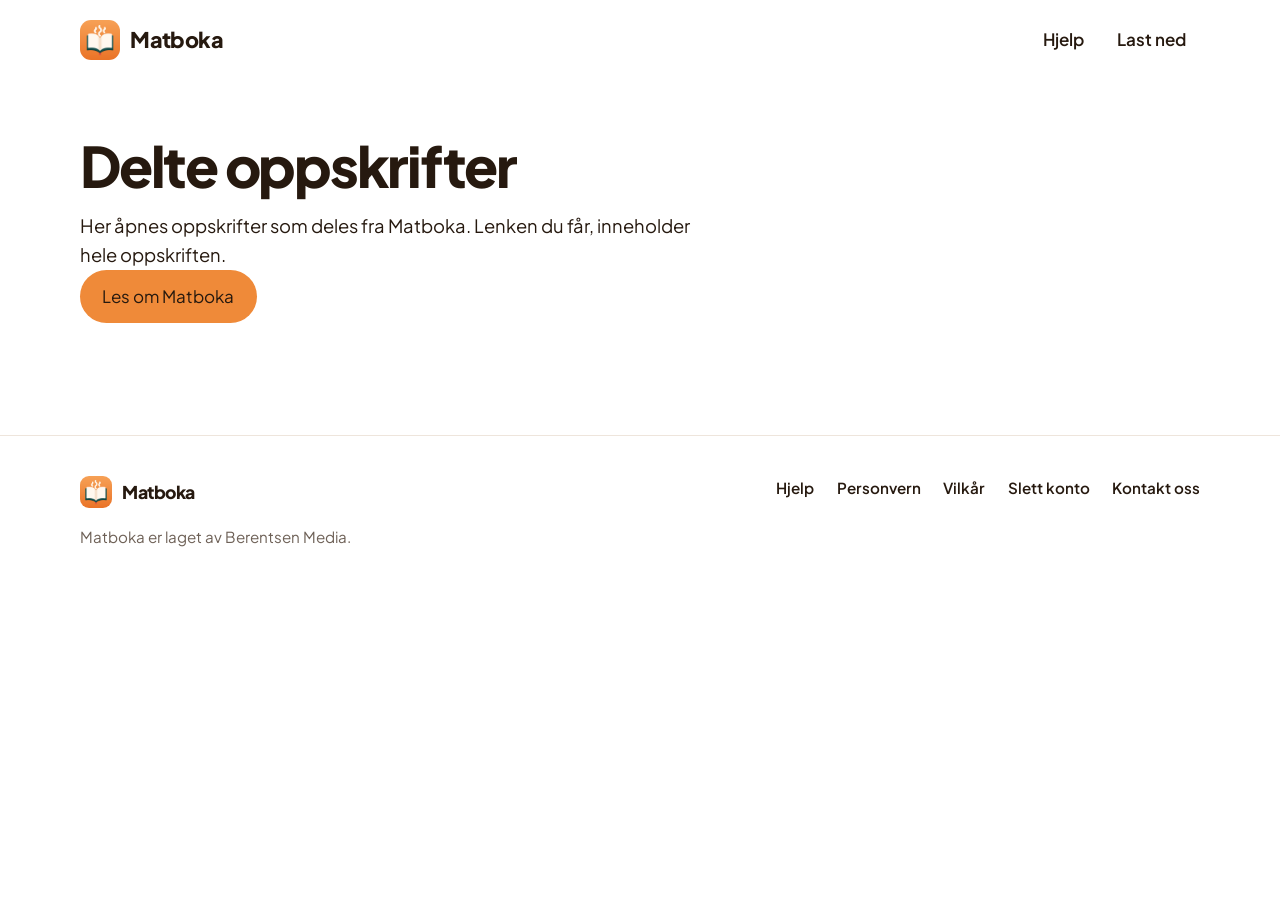
<file: i.html>
<!doctype html>
<html lang="nb">
<head>
<meta charset="utf-8">
<meta name="viewport" content="width=device-width, initial-scale=1">
<title>Delt oppskrift – Matboka</title>
<meta name="description" content="En oppskrift som er delt fra Matboka. Åpne den i appen, eller les den her.">
<meta name="robots" content="noindex">
<meta http-equiv="Content-Security-Policy" content="default-src 'self'; img-src 'self' data:; style-src 'self'; font-src 'self'; script-src 'self'; connect-src 'none'; object-src 'none'; base-uri 'none'; form-action 'none'">
<meta name="referrer" content="strict-origin-when-cross-origin">
<meta name="theme-color" content="#EF8A39">
<link rel="icon" href="img/favicon.svg" type="image/svg+xml">
<link rel="icon" href="img/favicon-32.png" sizes="32x32" type="image/png">
<link rel="icon" href="img/icon-192.png" sizes="192x192" type="image/png">
<link rel="apple-touch-icon" href="img/apple-touch-icon.png">
<link rel="preload" href="fonts/plus-jakarta-sans-800.woff2" as="font" type="font/woff2" crossorigin>
<link rel="stylesheet" href="css/site.css">
<meta property="og:type" content="website">
<meta property="og:site_name" content="Matboka">
<meta property="og:locale" content="nb_NO">
<meta property="og:title" content="Delt oppskrift – Matboka">
<meta property="og:description" content="En oppskrift som er delt fra Matboka. Åpne den i appen, eller les den her.">
<meta property="og:image" content="https://matboka.no/img/deling.jpg">
<meta property="og:image:width" content="1200">
<meta property="og:image:height" content="630">
<meta property="og:image:alt" content="Matboka, din norske kokebok">
<meta name="twitter:card" content="summary_large_image">
<script src="js/lz-string.min.js" defer></script>
<script src="js/oppskrift.js" defer></script>
<script src="js/site.js" defer></script>
</head>
<body>
<a class="skip" href="#innhold">Hopp til innholdet</a>
<header class="site-header">
  <div class="wrap">
    <a class="brand" href="./"><img src="img/icon-192.png" alt="" width="40" height="40">Matboka</a>
    <nav class="nav" aria-label="Hovedmeny">
      <a href="hjelp">Hjelp</a>
      <a href="./#last-ned" class="hide-small">Last ned</a>
    </nav>
  </div>
</header>
<main id="innhold" class="page">
  <div class="wrap">
    <article class="recipe" id="oppskrift">
      <noscript>
        <h1>Delt oppskrift</h1>
        <p class="recipe__desc">Slå på JavaScript for å se oppskriften, eller åpne lenken på en telefon som har Matboka.</p>
      </noscript>
    </article>
  </div>
</main>
<footer class="site-footer">
  <div class="wrap">
    <div>
      <a class="brand brand--small" href="./"><img src="img/icon-192.png" alt="" width="32" height="32">Matboka</a>
      <p>Matboka er laget av Berentsen Media.</p>
    </div>
    <nav aria-label="Om Matboka">
      <a href="hjelp">Hjelp</a>
      <a href="personvern">Personvern</a>
      <a href="vilkar">Vilkår</a>
      <a href="slett-konto">Slett konto</a>
      <a href="mailto:berentsenmedia@gmail.com">Kontakt oss</a>
    </nav>
  </div>
</footer>
</body>
</html>
</file>
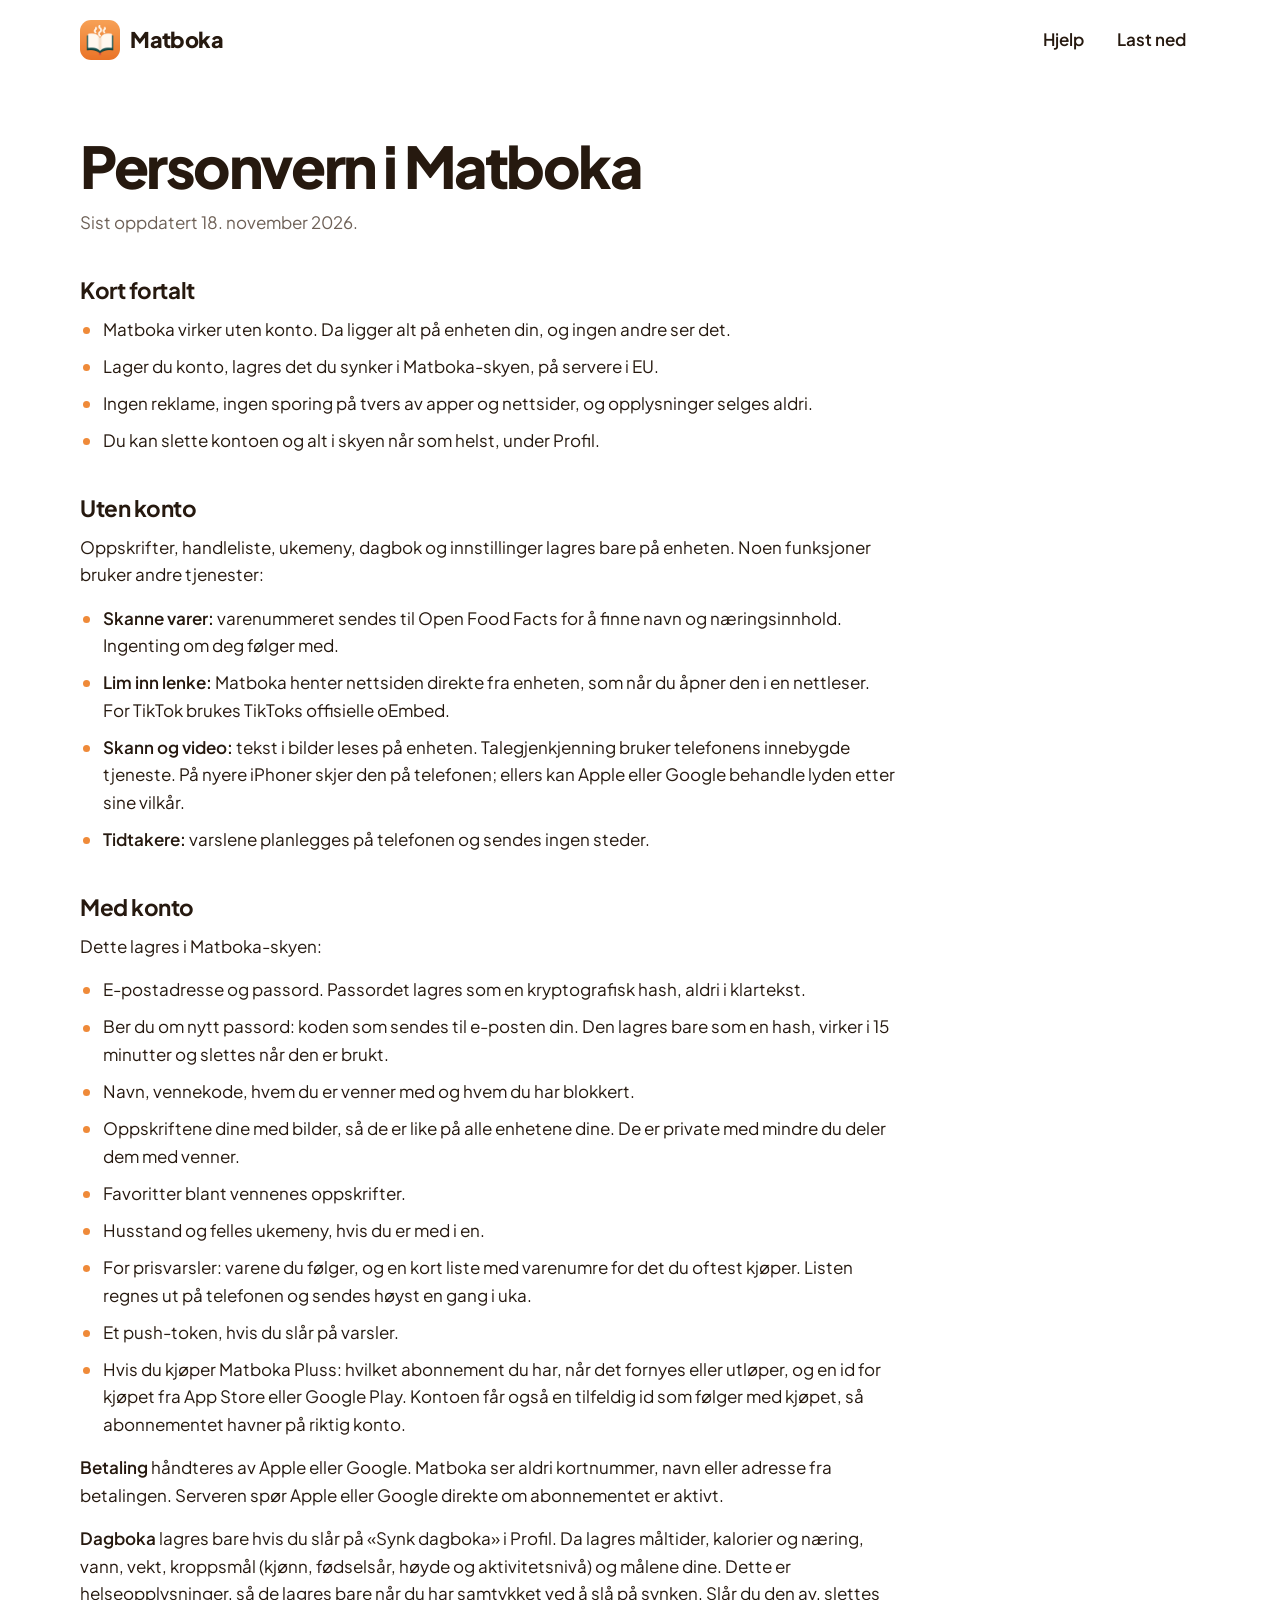
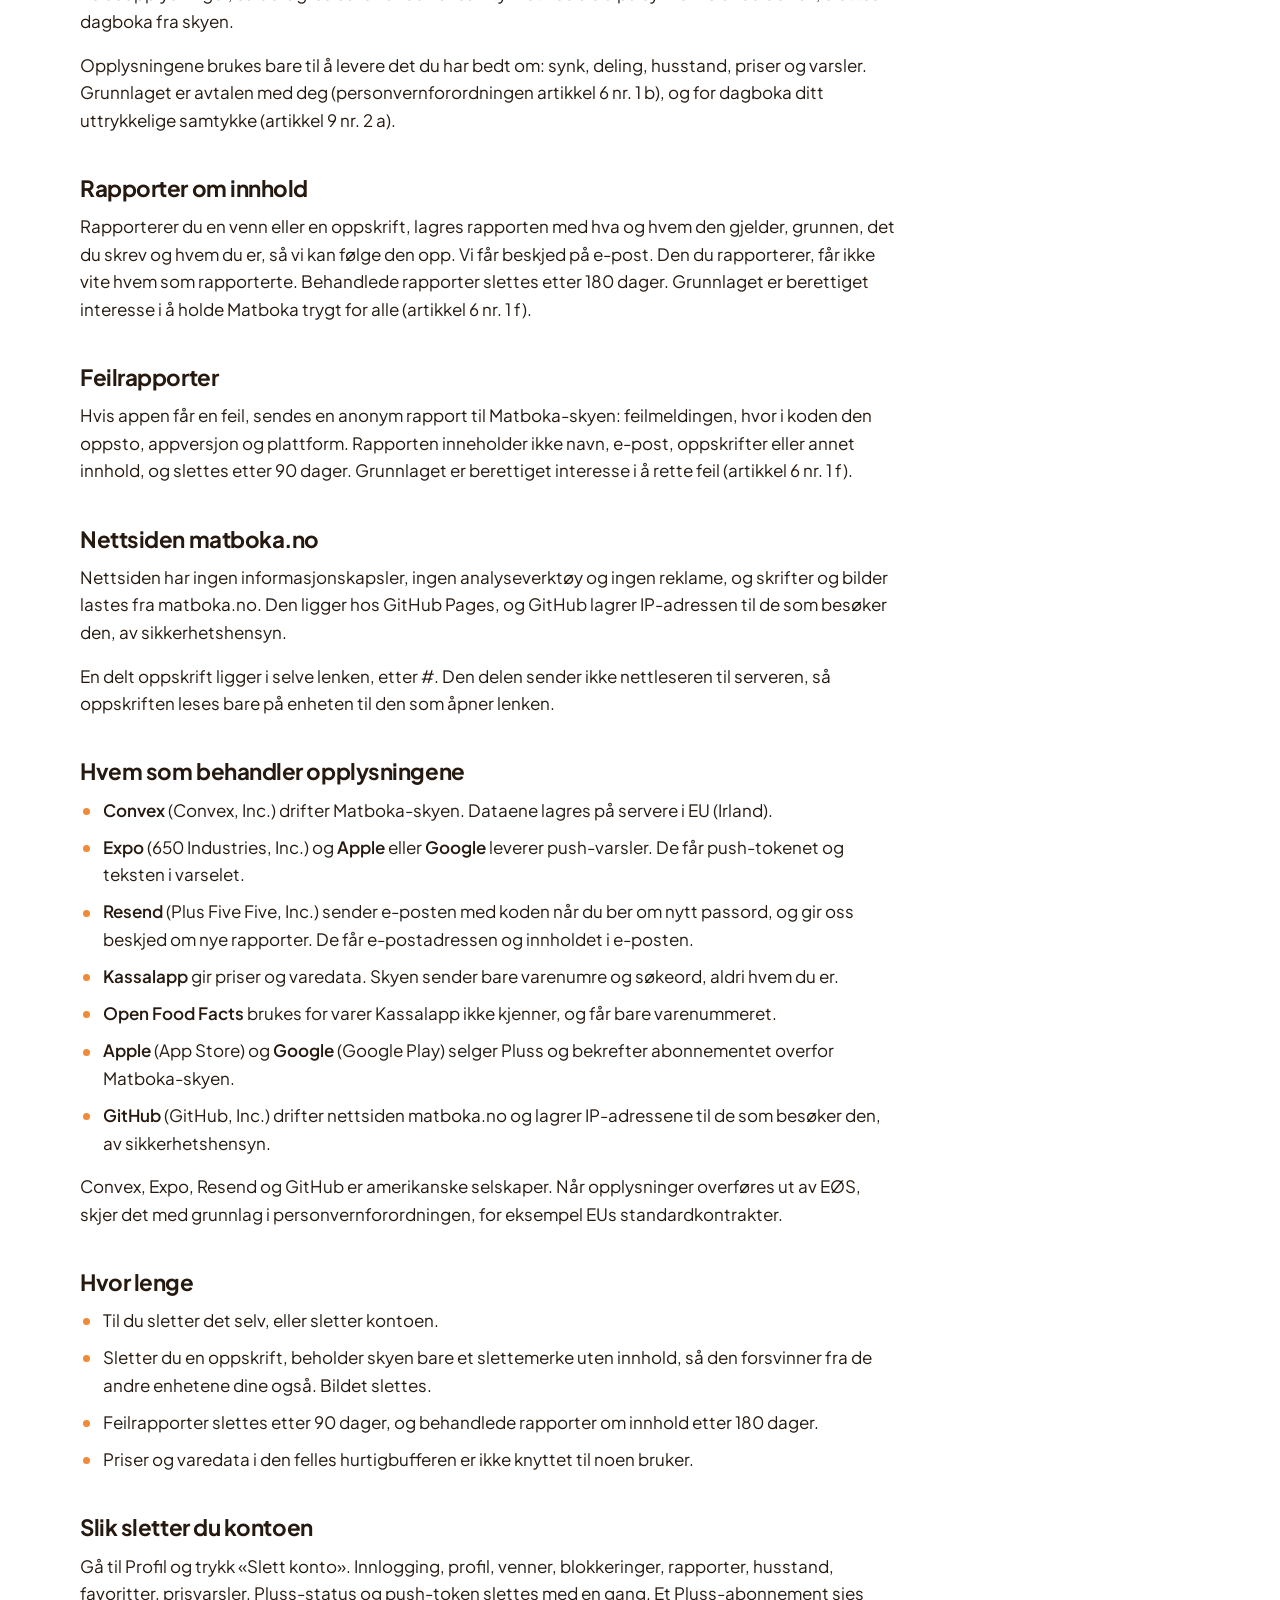
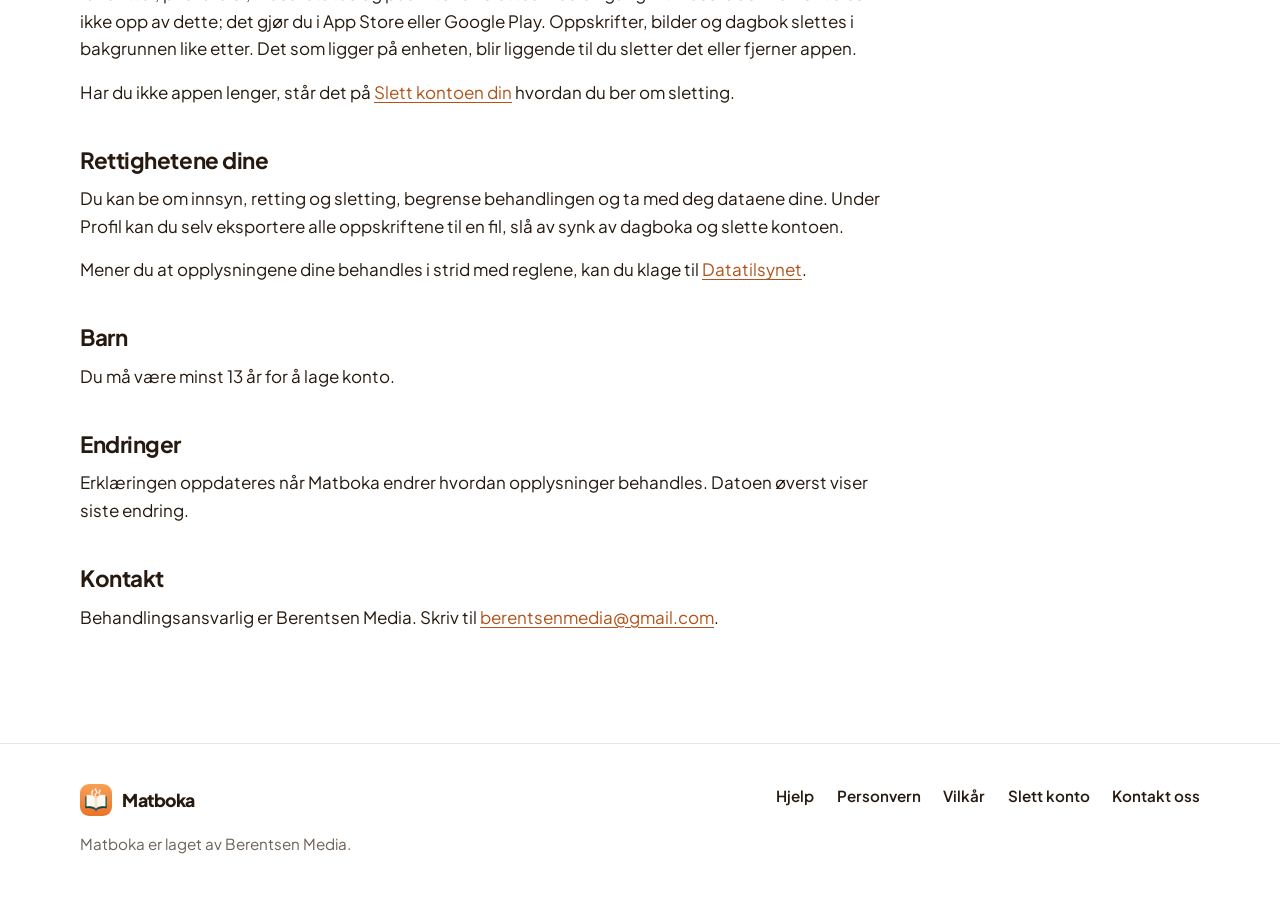
<file: personvern.html>
<!doctype html>
<html lang="nb">
<head>
<meta charset="utf-8">
<meta name="viewport" content="width=device-width, initial-scale=1">
<title>Personvern – Matboka</title>
<meta name="description" content="Hvordan Matboka behandler opplysningene dine: hva som ligger på telefonen, hva som lagres i skyen, hvem som behandler dem, og hvordan du sletter kontoen.">
<link rel="canonical" href="https://matboka.no/personvern">
<meta http-equiv="Content-Security-Policy" content="default-src 'self'; img-src 'self' data:; style-src 'self'; font-src 'self'; script-src 'self'; connect-src 'none'; object-src 'none'; base-uri 'none'; form-action 'none'">
<meta name="referrer" content="strict-origin-when-cross-origin">
<meta name="theme-color" content="#EF8A39">
<link rel="icon" href="img/favicon.svg" type="image/svg+xml">
<link rel="icon" href="img/favicon-32.png" sizes="32x32" type="image/png">
<link rel="icon" href="img/icon-192.png" sizes="192x192" type="image/png">
<link rel="apple-touch-icon" href="img/apple-touch-icon.png">
<link rel="preload" href="fonts/plus-jakarta-sans-800.woff2" as="font" type="font/woff2" crossorigin>
<link rel="stylesheet" href="css/site.css">
<meta property="og:type" content="website">
<meta property="og:site_name" content="Matboka">
<meta property="og:locale" content="nb_NO">
<meta property="og:title" content="Personvern – Matboka">
<meta property="og:description" content="Hvordan Matboka behandler opplysningene dine: hva som ligger på telefonen, hva som lagres i skyen, hvem som behandler dem, og hvordan du sletter kontoen.">
<meta property="og:url" content="https://matboka.no/personvern">
<meta property="og:image" content="https://matboka.no/img/deling.jpg">
<meta property="og:image:width" content="1200">
<meta property="og:image:height" content="630">
<meta property="og:image:alt" content="Matboka, din norske kokebok">
<meta name="twitter:card" content="summary_large_image">
<script src="js/site.js" defer></script>
</head>
<body>
<a class="skip" href="#innhold">Hopp til innholdet</a>
<header class="site-header">
  <div class="wrap">
    <a class="brand" href="./"><img src="img/icon-192.png" alt="" width="40" height="40">Matboka</a>
    <nav class="nav" aria-label="Hovedmeny">
      <a href="hjelp">Hjelp</a>
      <a href="./#last-ned" class="hide-small">Last ned</a>
    </nav>
  </div>
</header>
<main id="innhold" class="page">
  <div class="wrap">
<div class="prose">
<h1>Personvern i Matboka</h1>
<p class="updated">Sist oppdatert 18. november 2026.</p>

<h2>Kort fortalt</h2>
<ul>
  <li>Matboka virker uten konto. Da ligger alt på enheten din, og ingen andre ser det.</li>
  <li>Lager du konto, lagres det du synker i Matboka-skyen, på servere i EU.</li>
  <li>Ingen reklame, ingen sporing på tvers av apper og nettsider, og opplysninger selges aldri.</li>
  <li>Du kan slette kontoen og alt i skyen når som helst, under Profil.</li>
</ul>

<h2>Uten konto</h2>
<p>Oppskrifter, handleliste, ukemeny, dagbok og innstillinger lagres bare på enheten. Noen funksjoner bruker andre tjenester:</p>
<ul>
  <li><strong>Skanne varer:</strong> varenummeret sendes til Open Food Facts for å finne navn og næringsinnhold. Ingenting om deg følger med.</li>
  <li><strong>Lim inn lenke:</strong> Matboka henter nettsiden direkte fra enheten, som når du åpner den i en nettleser. For TikTok brukes TikToks offisielle oEmbed.</li>
  <li><strong>Skann og video:</strong> tekst i bilder leses på enheten. Talegjenkjenning bruker telefonens innebygde tjeneste. På nyere iPhoner skjer den på telefonen; ellers kan Apple eller Google behandle lyden etter sine vilkår.</li>
  <li><strong>Tidtakere:</strong> varslene planlegges på telefonen og sendes ingen steder.</li>
</ul>

<h2>Med konto</h2>
<p>Dette lagres i Matboka-skyen:</p>
<ul>
  <li>E-postadresse og passord. Passordet lagres som en kryptografisk hash, aldri i klartekst.</li>
  <li>Ber du om nytt passord: koden som sendes til e-posten din. Den lagres bare som en hash, virker i 15 minutter og slettes når den er brukt.</li>
  <li>Navn, vennekode, hvem du er venner med og hvem du har blokkert.</li>
  <li>Oppskriftene dine med bilder, så de er like på alle enhetene dine. De er private med mindre du deler dem med venner.</li>
  <li>Favoritter blant vennenes oppskrifter.</li>
  <li>Husstand og felles ukemeny, hvis du er med i en.</li>
  <li>For prisvarsler: varene du følger, og en kort liste med varenumre for det du oftest kjøper. Listen regnes ut på telefonen og sendes høyst en gang i uka.</li>
  <li>Et push-token, hvis du slår på varsler.</li>
  <li>Hvis du kjøper Matboka Pluss: hvilket abonnement du har, når det fornyes eller utløper, og en id for kjøpet fra App Store eller Google Play. Kontoen får også en tilfeldig id som følger med kjøpet, så abonnementet havner på riktig konto.</li>
</ul>
<p><strong>Betaling</strong> håndteres av Apple eller Google. Matboka ser aldri kortnummer, navn eller adresse fra betalingen. Serveren spør Apple eller Google direkte om abonnementet er aktivt.</p>
<p><strong>Dagboka</strong> lagres bare hvis du slår på «Synk dagboka» i Profil. Da lagres måltider, kalorier og næring, vann, vekt, kroppsmål (kjønn, fødselsår, høyde og aktivitetsnivå) og målene dine. Dette er helseopplysninger, så de lagres bare når du har samtykket ved å slå på synken. Slår du den av, slettes dagboka fra skyen.</p>
<p>Opplysningene brukes bare til å levere det du har bedt om: synk, deling, husstand, priser og varsler. Grunnlaget er avtalen med deg (personvernforordningen artikkel 6 nr. 1 b), og for dagboka ditt uttrykkelige samtykke (artikkel 9 nr. 2 a).</p>

<h2>Rapporter om innhold</h2>
<p>Rapporterer du en venn eller en oppskrift, lagres rapporten med hva og hvem den gjelder, grunnen, det du skrev og hvem du er, så vi kan følge den opp. Vi får beskjed på e-post. Den du rapporterer, får ikke vite hvem som rapporterte. Behandlede rapporter slettes etter 180 dager. Grunnlaget er berettiget interesse i å holde Matboka trygt for alle (artikkel 6 nr. 1 f).</p>

<h2>Feilrapporter</h2>
<p>Hvis appen får en feil, sendes en anonym rapport til Matboka-skyen: feilmeldingen, hvor i koden den oppsto, appversjon og plattform. Rapporten inneholder ikke navn, e-post, oppskrifter eller annet innhold, og slettes etter 90 dager. Grunnlaget er berettiget interesse i å rette feil (artikkel 6 nr. 1 f).</p>

<h2>Nettsiden matboka.no</h2>
<p>Nettsiden har ingen informasjonskapsler, ingen analyseverktøy og ingen reklame, og skrifter og bilder lastes fra matboka.no. Den ligger hos GitHub Pages, og GitHub lagrer IP-adressen til de som besøker den, av sikkerhetshensyn.</p>
<p>En delt oppskrift ligger i selve lenken, etter #. Den delen sender ikke nettleseren til serveren, så oppskriften leses bare på enheten til den som åpner lenken.</p>

<h2>Hvem som behandler opplysningene</h2>
<ul>
  <li><strong>Convex</strong> (Convex, Inc.) drifter Matboka-skyen. Dataene lagres på servere i EU (Irland).</li>
  <li><strong>Expo</strong> (650 Industries, Inc.) og <strong>Apple</strong> eller <strong>Google</strong> leverer push-varsler. De får push-tokenet og teksten i varselet.</li>
  <li><strong>Resend</strong> (Plus Five Five, Inc.) sender e-posten med koden når du ber om nytt passord, og gir oss beskjed om nye rapporter. De får e-postadressen og innholdet i e-posten.</li>
  <li><strong>Kassalapp</strong> gir priser og varedata. Skyen sender bare varenumre og søkeord, aldri hvem du er.</li>
  <li><strong>Open Food Facts</strong> brukes for varer Kassalapp ikke kjenner, og får bare varenummeret.</li>
  <li><strong>Apple</strong> (App Store) og <strong>Google</strong> (Google Play) selger Pluss og bekrefter abonnementet overfor Matboka-skyen.</li>
  <li><strong>GitHub</strong> (GitHub, Inc.) drifter nettsiden matboka.no og lagrer IP-adressene til de som besøker den, av sikkerhetshensyn.</li>
</ul>
<p>Convex, Expo, Resend og GitHub er amerikanske selskaper. Når opplysninger overføres ut av EØS, skjer det med grunnlag i personvernforordningen, for eksempel EUs standardkontrakter.</p>

<h2>Hvor lenge</h2>
<ul>
  <li>Til du sletter det selv, eller sletter kontoen.</li>
  <li>Sletter du en oppskrift, beholder skyen bare et slettemerke uten innhold, så den forsvinner fra de andre enhetene dine også. Bildet slettes.</li>
  <li>Feilrapporter slettes etter 90 dager, og behandlede rapporter om innhold etter 180 dager.</li>
  <li>Priser og varedata i den felles hurtigbufferen er ikke knyttet til noen bruker.</li>
</ul>

<h2>Slik sletter du kontoen</h2>
<p>Gå til Profil og trykk «Slett konto». Innlogging, profil, venner, blokkeringer, rapporter, husstand, favoritter, prisvarsler, Pluss-status og push-token slettes med en gang. Et Pluss-abonnement sies ikke opp av dette; det gjør du i App Store eller Google Play. Oppskrifter, bilder og dagbok slettes i bakgrunnen like etter. Det som ligger på enheten, blir liggende til du sletter det eller fjerner appen.</p>
<p>Har du ikke appen lenger, står det på <a href="slett-konto">Slett kontoen din</a> hvordan du ber om sletting.</p>

<h2>Rettighetene dine</h2>
<p>Du kan be om innsyn, retting og sletting, begrense behandlingen og ta med deg dataene dine. Under Profil kan du selv eksportere alle oppskriftene til en fil, slå av synk av dagboka og slette kontoen.</p>
<p>Mener du at opplysningene dine behandles i strid med reglene, kan du klage til <a href="https://www.datatilsynet.no">Datatilsynet</a>.</p>

<h2>Barn</h2>
<p>Du må være minst 13 år for å lage konto.</p>

<h2>Endringer</h2>
<p>Erklæringen oppdateres når Matboka endrer hvordan opplysninger behandles. Datoen øverst viser siste endring.</p>

<h2>Kontakt</h2>
<p>Behandlingsansvarlig er Berentsen Media. Skriv til <a href="mailto:berentsenmedia@gmail.com">berentsenmedia@gmail.com</a>.</p>
</div>
  </div>
</main>
<footer class="site-footer">
  <div class="wrap">
    <div>
      <a class="brand brand--small" href="./"><img src="img/icon-192.png" alt="" width="32" height="32">Matboka</a>
      <p>Matboka er laget av Berentsen Media.</p>
    </div>
    <nav aria-label="Om Matboka">
      <a href="hjelp">Hjelp</a>
      <a href="personvern">Personvern</a>
      <a href="vilkar">Vilkår</a>
      <a href="slett-konto">Slett konto</a>
      <a href="mailto:berentsenmedia@gmail.com">Kontakt oss</a>
    </nav>
  </div>
</footer>
</body>
</html>
</file>
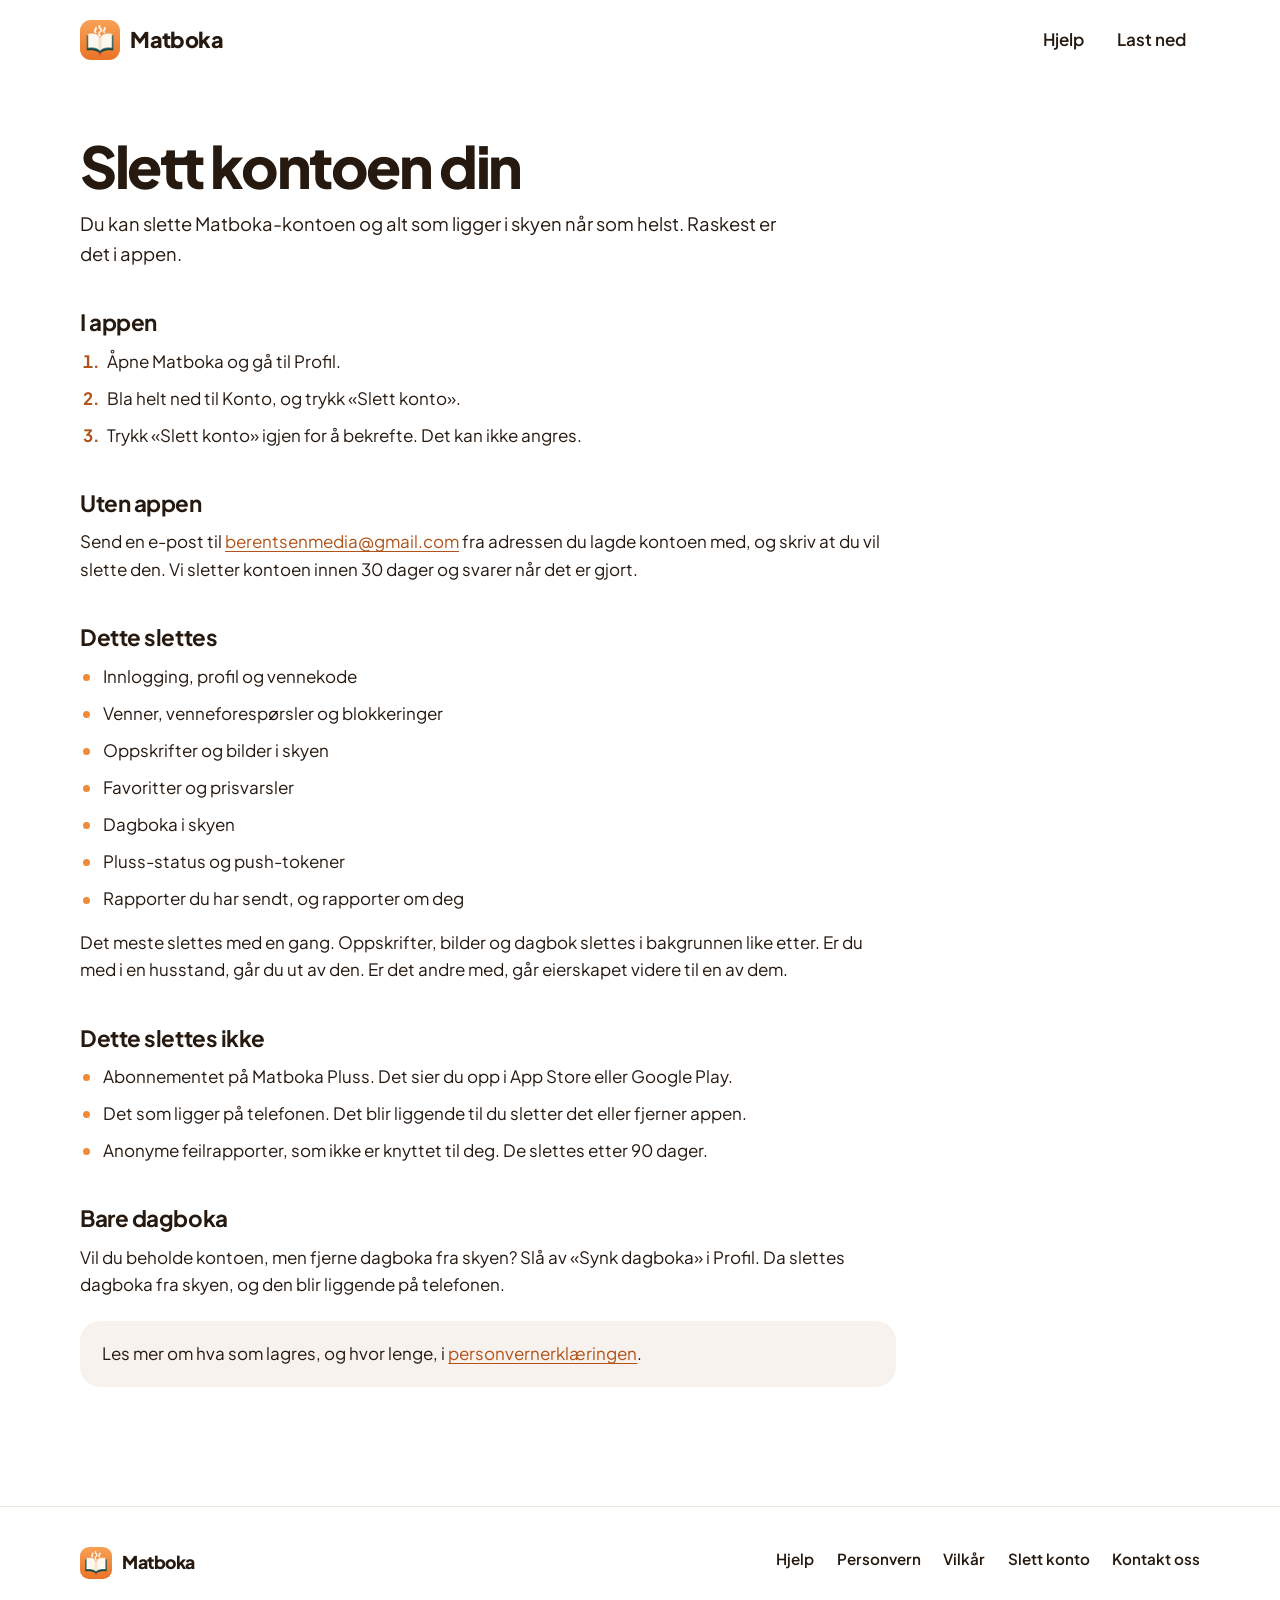
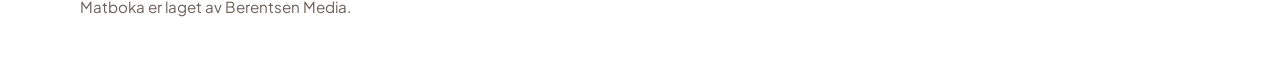
<file: slett-konto.html>
<!doctype html>
<html lang="nb">
<head>
<meta charset="utf-8">
<meta name="viewport" content="width=device-width, initial-scale=1">
<title>Slett kontoen – Matboka</title>
<meta name="description" content="Slik sletter du Matboka-kontoen og dataene i skyen, i appen eller på e-post, og hva som slettes.">
<link rel="canonical" href="https://matboka.no/slett-konto">
<meta http-equiv="Content-Security-Policy" content="default-src 'self'; img-src 'self' data:; style-src 'self'; font-src 'self'; script-src 'self'; connect-src 'none'; object-src 'none'; base-uri 'none'; form-action 'none'">
<meta name="referrer" content="strict-origin-when-cross-origin">
<meta name="theme-color" content="#EF8A39">
<link rel="icon" href="img/favicon.svg" type="image/svg+xml">
<link rel="icon" href="img/favicon-32.png" sizes="32x32" type="image/png">
<link rel="icon" href="img/icon-192.png" sizes="192x192" type="image/png">
<link rel="apple-touch-icon" href="img/apple-touch-icon.png">
<link rel="preload" href="fonts/plus-jakarta-sans-800.woff2" as="font" type="font/woff2" crossorigin>
<link rel="stylesheet" href="css/site.css">
<meta property="og:type" content="website">
<meta property="og:site_name" content="Matboka">
<meta property="og:locale" content="nb_NO">
<meta property="og:title" content="Slett kontoen – Matboka">
<meta property="og:description" content="Slik sletter du Matboka-kontoen og dataene i skyen, i appen eller på e-post, og hva som slettes.">
<meta property="og:url" content="https://matboka.no/slett-konto">
<meta property="og:image" content="https://matboka.no/img/deling.jpg">
<meta property="og:image:width" content="1200">
<meta property="og:image:height" content="630">
<meta property="og:image:alt" content="Matboka, din norske kokebok">
<meta name="twitter:card" content="summary_large_image">
<script src="js/site.js" defer></script>
</head>
<body>
<a class="skip" href="#innhold">Hopp til innholdet</a>
<header class="site-header">
  <div class="wrap">
    <a class="brand" href="./"><img src="img/icon-192.png" alt="" width="40" height="40">Matboka</a>
    <nav class="nav" aria-label="Hovedmeny">
      <a href="hjelp">Hjelp</a>
      <a href="./#last-ned" class="hide-small">Last ned</a>
    </nav>
  </div>
</header>
<main id="innhold" class="page">
  <div class="wrap">
<div class="prose">
<h1>Slett kontoen din</h1>
<p class="lead">Du kan slette Matboka-kontoen og alt som ligger i skyen når som helst. Raskest er det i appen.</p>

<h2>I appen</h2>
<ol>
  <li>Åpne Matboka og gå til Profil.</li>
  <li>Bla helt ned til Konto, og trykk «Slett konto».</li>
  <li>Trykk «Slett konto» igjen for å bekrefte. Det kan ikke angres.</li>
</ol>

<h2>Uten appen</h2>
<p>Send en e-post til <a href="mailto:berentsenmedia@gmail.com?subject=Slett%20kontoen%20min">berentsenmedia@gmail.com</a> fra adressen du lagde kontoen med, og skriv at du vil slette den. Vi sletter kontoen innen 30 dager og svarer når det er gjort.</p>

<h2>Dette slettes</h2>
<ul>
  <li>Innlogging, profil og vennekode</li>
  <li>Venner, venneforespørsler og blokkeringer</li>
  <li>Oppskrifter og bilder i skyen</li>
  <li>Favoritter og prisvarsler</li>
  <li>Dagboka i skyen</li>
  <li>Pluss-status og push-tokener</li>
  <li>Rapporter du har sendt, og rapporter om deg</li>
</ul>
<p>Det meste slettes med en gang. Oppskrifter, bilder og dagbok slettes i bakgrunnen like etter. Er du med i en husstand, går du ut av den. Er det andre med, går eierskapet videre til en av dem.</p>

<h2>Dette slettes ikke</h2>
<ul>
  <li>Abonnementet på Matboka Pluss. Det sier du opp i App Store eller Google Play.</li>
  <li>Det som ligger på telefonen. Det blir liggende til du sletter det eller fjerner appen.</li>
  <li>Anonyme feilrapporter, som ikke er knyttet til deg. De slettes etter 90 dager.</li>
</ul>

<h2>Bare dagboka</h2>
<p>Vil du beholde kontoen, men fjerne dagboka fra skyen? Slå av «Synk dagboka» i Profil. Da slettes dagboka fra skyen, og den blir liggende på telefonen.</p>

<p class="box">Les mer om hva som lagres, og hvor lenge, i <a href="personvern">personvernerklæringen</a>.</p>
</div>
  </div>
</main>
<footer class="site-footer">
  <div class="wrap">
    <div>
      <a class="brand brand--small" href="./"><img src="img/icon-192.png" alt="" width="32" height="32">Matboka</a>
      <p>Matboka er laget av Berentsen Media.</p>
    </div>
    <nav aria-label="Om Matboka">
      <a href="hjelp">Hjelp</a>
      <a href="personvern">Personvern</a>
      <a href="vilkar">Vilkår</a>
      <a href="slett-konto">Slett konto</a>
      <a href="mailto:berentsenmedia@gmail.com">Kontakt oss</a>
    </nav>
  </div>
</footer>
</body>
</html>
</file>
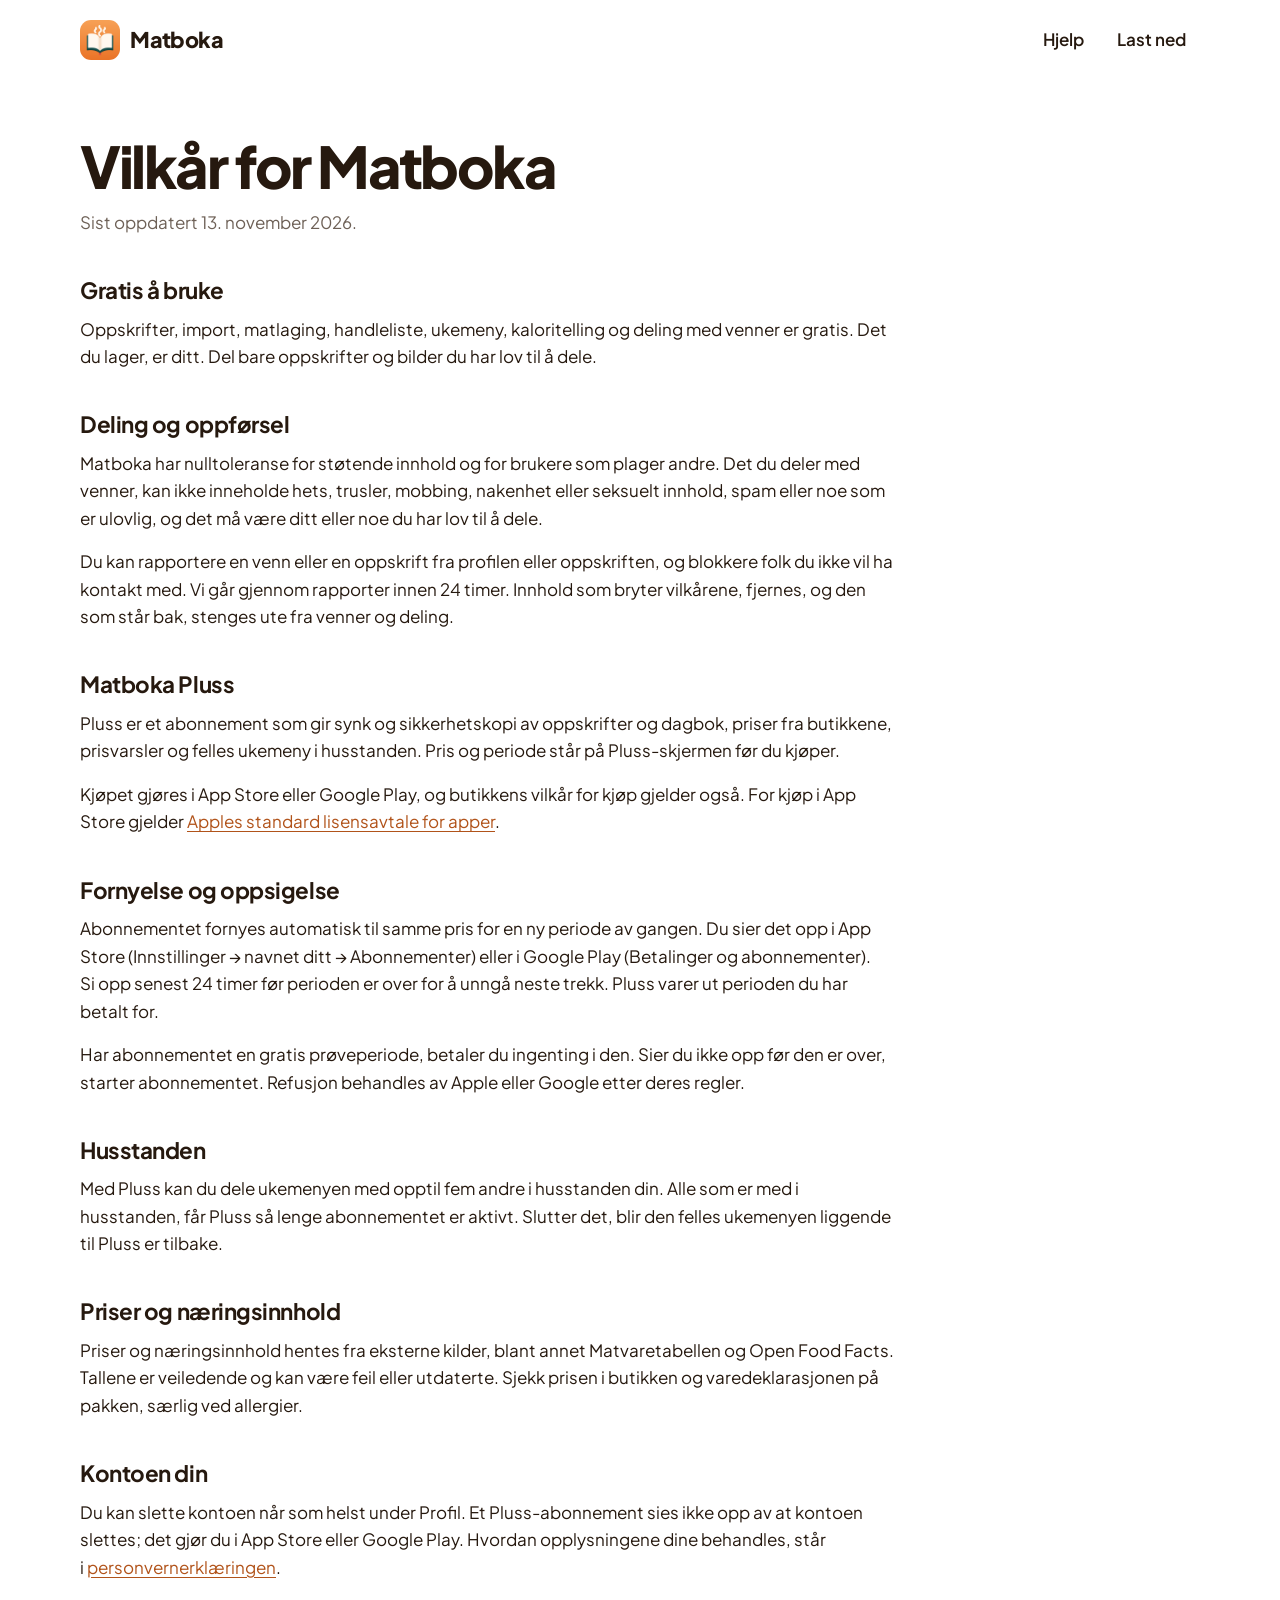
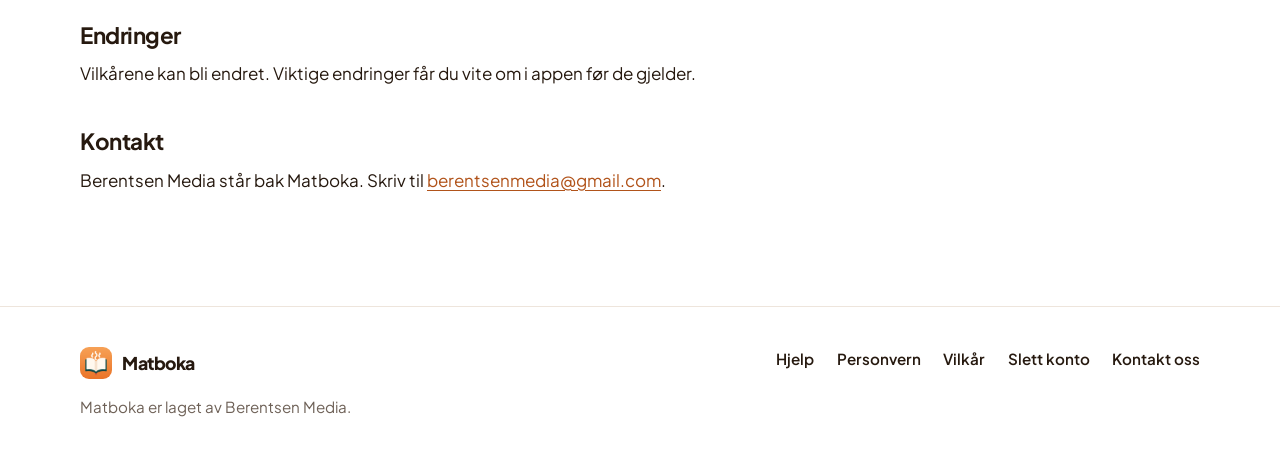
<file: vilkar.html>
<!doctype html>
<html lang="nb">
<head>
<meta charset="utf-8">
<meta name="viewport" content="width=device-width, initial-scale=1">
<title>Vilkår – Matboka</title>
<meta name="description" content="Vilkårene for Matboka og Matboka Pluss: gratis bruk, deling, abonnement, fornyelse og oppsigelse.">
<link rel="canonical" href="https://matboka.no/vilkar">
<meta http-equiv="Content-Security-Policy" content="default-src 'self'; img-src 'self' data:; style-src 'self'; font-src 'self'; script-src 'self'; connect-src 'none'; object-src 'none'; base-uri 'none'; form-action 'none'">
<meta name="referrer" content="strict-origin-when-cross-origin">
<meta name="theme-color" content="#EF8A39">
<link rel="icon" href="img/favicon.svg" type="image/svg+xml">
<link rel="icon" href="img/favicon-32.png" sizes="32x32" type="image/png">
<link rel="icon" href="img/icon-192.png" sizes="192x192" type="image/png">
<link rel="apple-touch-icon" href="img/apple-touch-icon.png">
<link rel="preload" href="fonts/plus-jakarta-sans-800.woff2" as="font" type="font/woff2" crossorigin>
<link rel="stylesheet" href="css/site.css">
<meta property="og:type" content="website">
<meta property="og:site_name" content="Matboka">
<meta property="og:locale" content="nb_NO">
<meta property="og:title" content="Vilkår – Matboka">
<meta property="og:description" content="Vilkårene for Matboka og Matboka Pluss: gratis bruk, deling, abonnement, fornyelse og oppsigelse.">
<meta property="og:url" content="https://matboka.no/vilkar">
<meta property="og:image" content="https://matboka.no/img/deling.jpg">
<meta property="og:image:width" content="1200">
<meta property="og:image:height" content="630">
<meta property="og:image:alt" content="Matboka, din norske kokebok">
<meta name="twitter:card" content="summary_large_image">
<script src="js/site.js" defer></script>
</head>
<body>
<a class="skip" href="#innhold">Hopp til innholdet</a>
<header class="site-header">
  <div class="wrap">
    <a class="brand" href="./"><img src="img/icon-192.png" alt="" width="40" height="40">Matboka</a>
    <nav class="nav" aria-label="Hovedmeny">
      <a href="hjelp">Hjelp</a>
      <a href="./#last-ned" class="hide-small">Last ned</a>
    </nav>
  </div>
</header>
<main id="innhold" class="page">
  <div class="wrap">
<div class="prose">
<h1>Vilkår for Matboka</h1>
<p class="updated">Sist oppdatert 13. november 2026.</p>

<h2>Gratis å bruke</h2>
<p>Oppskrifter, import, matlaging, handleliste, ukemeny, kaloritelling og deling med venner er gratis. Det du lager, er ditt. Del bare oppskrifter og bilder du har lov til å dele.</p>

<h2>Deling og oppførsel</h2>
<p>Matboka har nulltoleranse for støtende innhold og for brukere som plager andre. Det du deler med venner, kan ikke inneholde hets, trusler, mobbing, nakenhet eller seksuelt innhold, spam eller noe som er ulovlig, og det må være ditt eller noe du har lov til å dele.</p>
<p>Du kan rapportere en venn eller en oppskrift fra profilen eller oppskriften, og blokkere folk du ikke vil ha kontakt med. Vi går gjennom rapporter innen 24 timer. Innhold som bryter vilkårene, fjernes, og den som står bak, stenges ute fra venner og deling.</p>

<h2>Matboka Pluss</h2>
<p>Pluss er et abonnement som gir synk og sikkerhetskopi av oppskrifter og dagbok, priser fra butikkene, prisvarsler og felles ukemeny i husstanden. Pris og periode står på Pluss-skjermen før du kjøper.</p>
<p>Kjøpet gjøres i App Store eller Google Play, og butikkens vilkår for kjøp gjelder også. For kjøp i App Store gjelder <a href="https://www.apple.com/legal/internet-services/itunes/dev/stdeula/">Apples standard lisensavtale for apper</a>.</p>

<h2>Fornyelse og oppsigelse</h2>
<p>Abonnementet fornyes automatisk til samme pris for en ny periode av gangen. Du sier det opp i App Store (Innstillinger → navnet ditt → Abonnementer) eller i Google Play (Betalinger og abonnementer). Si opp senest 24 timer før perioden er over for å unngå neste trekk. Pluss varer ut perioden du har betalt for.</p>
<p>Har abonnementet en gratis prøveperiode, betaler du ingenting i den. Sier du ikke opp før den er over, starter abonnementet. Refusjon behandles av Apple eller Google etter deres regler.</p>

<h2>Husstanden</h2>
<p>Med Pluss kan du dele ukemenyen med opptil fem andre i husstanden din. Alle som er med i husstanden, får Pluss så lenge abonnementet er aktivt. Slutter det, blir den felles ukemenyen liggende til Pluss er tilbake.</p>

<h2>Priser og næringsinnhold</h2>
<p>Priser og næringsinnhold hentes fra eksterne kilder, blant annet Matvaretabellen og Open Food Facts. Tallene er veiledende og kan være feil eller utdaterte. Sjekk prisen i butikken og varedeklarasjonen på pakken, særlig ved allergier.</p>

<h2>Kontoen din</h2>
<p>Du kan slette kontoen når som helst under Profil. Et Pluss-abonnement sies ikke opp av at kontoen slettes; det gjør du i App Store eller Google Play. Hvordan opplysningene dine behandles, står i <a href="personvern">personvernerklæringen</a>.</p>

<h2>Endringer</h2>
<p>Vilkårene kan bli endret. Viktige endringer får du vite om i appen før de gjelder.</p>

<h2>Kontakt</h2>
<p>Berentsen Media står bak Matboka. Skriv til <a href="mailto:berentsenmedia@gmail.com">berentsenmedia@gmail.com</a>.</p>
</div>
  </div>
</main>
<footer class="site-footer">
  <div class="wrap">
    <div>
      <a class="brand brand--small" href="./"><img src="img/icon-192.png" alt="" width="32" height="32">Matboka</a>
      <p>Matboka er laget av Berentsen Media.</p>
    </div>
    <nav aria-label="Om Matboka">
      <a href="hjelp">Hjelp</a>
      <a href="personvern">Personvern</a>
      <a href="vilkar">Vilkår</a>
      <a href="slett-konto">Slett konto</a>
      <a href="mailto:berentsenmedia@gmail.com">Kontakt oss</a>
    </nav>
  </div>
</footer>
</body>
</html>
</file>
<file: css/site.css>
/* Matboka.no: samme designsystem som appen, «gulrot og fjord».
   Oransje er hovedfargen og står alltid med mørk sjokoladetekst. Fjord,
   sennep, salvie og fersken er fargene på panelene, som omslagene i boka.
   Skriften er Plus Jakarta Sans, lagt her på siden (ingen kall til Google). */

@font-face { font-family: 'Plus Jakarta Sans'; src: url('../fonts/plus-jakarta-sans-400.woff2') format('woff2'); font-weight: 400; font-style: normal; font-display: swap; }
@font-face { font-family: 'Plus Jakarta Sans'; src: url('../fonts/plus-jakarta-sans-600.woff2') format('woff2'); font-weight: 600; font-style: normal; font-display: swap; }
@font-face { font-family: 'Plus Jakarta Sans'; src: url('../fonts/plus-jakarta-sans-700.woff2') format('woff2'); font-weight: 700; font-style: normal; font-display: swap; }
@font-face { font-family: 'Plus Jakarta Sans'; src: url('../fonts/plus-jakarta-sans-800.woff2') format('woff2'); font-weight: 800; font-style: normal; font-display: swap; }

:root {
  color-scheme: light dark;
  --bg: #FFFFFF;
  --paper: #F7F2ED;
  --line: #EEE5DC;
  --line-strong: #D8CBBF;
  --ink: #26190F;
  --muted: #6E6157;
  --link: #B1531A;
  --hover: rgba(38, 25, 15, 0.07);

  /* Merkefarger. De er like i lys og mørk modus. */
  --gulrot: #EF8A39;
  --gulrot-trykk: #E27A28;
  --sjokolade: #26190F;
  --krem: #FFF8EF;
  --fjord: #17504D;
  --fjord-lys: #1E6A66;
  --sennep: #E5A92E;
  --salvie: #CFE3D3;
  --fersken: #F9CDA8;
  --natt: #140F0B;

  --wrap: 1120px;
  --gutter: clamp(1.25rem, 4vw, 2.5rem);
  --panel-radius: 28px;
  --phone-shadow: 0 44px 70px -34px rgba(38, 25, 15, 0.55), 0 14px 28px -16px rgba(38, 25, 15, 0.35);
}

@media (prefers-color-scheme: dark) {
  :root {
    --bg: #140F0B;
    --paper: #1E1712;
    --line: #33291F;
    --line-strong: #4A3D31;
    --ink: #F7EFE8;
    --muted: #BDAE9F;
    --link: #F7A865;
    --hover: rgba(247, 239, 232, 0.08);
    --phone-shadow: 0 44px 70px -34px rgba(0, 0, 0, 0.8), 0 14px 28px -16px rgba(0, 0, 0, 0.6);
  }
}

*, *::before, *::after { box-sizing: border-box; }
html { -webkit-text-size-adjust: 100%; text-size-adjust: 100%; scroll-padding-top: 1.5rem; }
body {
  margin: 0;
  background: var(--bg);
  color: var(--ink);
  font: 400 1.0625rem/1.62 'Plus Jakarta Sans', system-ui, -apple-system, 'Segoe UI', Roboto, sans-serif;
  -webkit-font-smoothing: antialiased;
  font-kerning: normal;
}
img { display: block; max-width: 100%; height: auto; }
h1, h2, h3 { margin: 0; line-height: 1.1; letter-spacing: -0.02em; text-wrap: balance; }
p { margin: 0 0 1rem; text-wrap: pretty; }
a { color: var(--link); text-decoration-thickness: 1px; text-underline-offset: 0.18em; }
a:hover { text-decoration-thickness: 2px; }
strong { font-weight: 600; }
:focus-visible { outline: 3px solid var(--ink); outline-offset: 3px; border-radius: 8px; }
.on-gulrot :focus-visible { outline-color: var(--sjokolade); }

.wrap { width: min(var(--wrap), 100% - 2 * var(--gutter)); margin-inline: auto; }

.skip {
  position: absolute; left: 1rem; top: -4rem; z-index: 10;
  padding: 0.7rem 1rem; border-radius: 999px;
  background: var(--sjokolade); color: var(--krem); font-weight: 600; text-decoration: none;
}
.skip:focus { top: 1rem; }

/* ---------- Toppen ---------- */
.site-header .wrap {
  display: flex; align-items: center; justify-content: space-between; gap: 1rem;
  padding-block: 1.1rem;
}
.brand {
  display: inline-flex; align-items: center; gap: 0.65rem;
  color: inherit; text-decoration: none;
  font-weight: 800; font-size: 1.35rem; letter-spacing: -0.03em;
}
.brand img { width: 40px; height: 40px; border-radius: 11px; }
.nav { display: flex; align-items: center; gap: 0.25rem; }
.nav a {
  padding: 0.55rem 0.9rem; border-radius: 999px;
  color: inherit; font-weight: 600; text-decoration: none;
}
.nav a:hover { background: var(--hover); }
.nav a[aria-current='page'] { background: var(--paper); }
.on-gulrot .nav a:hover { background: rgba(38, 25, 15, 0.1); }

/* ---------- Knapper ---------- */
.btn {
  display: inline-flex; align-items: center; justify-content: center; gap: 0.55rem;
  min-height: 50px; padding: 0.8rem 1.4rem; border: 0; border-radius: 999px;
  font: 600 1rem/1.2 inherit; text-decoration: none; cursor: pointer;
}
.btn--gulrot { background: var(--gulrot); color: var(--sjokolade); }
.btn--gulrot:hover { background: var(--gulrot-trykk); }
.btn--sjokolade { background: var(--sjokolade); color: var(--krem); }
.btn--sjokolade:hover { background: #3A2E24; }

/* Butikklenkene vises når lenkene er fylt inn i js/site.js. */
.stores { display: flex; flex-wrap: wrap; gap: 0.75rem; align-items: center; }
.stores[data-klar='nei'] .store { display: none; }
.stores[data-klar='ja'] .soon { display: none; }
.store {
  display: inline-flex; flex-direction: column; justify-content: center;
  min-width: 168px; min-height: 58px; padding: 0.55rem 1.3rem 0.6rem;
  border-radius: 16px; background: var(--sjokolade); color: var(--krem);
  text-decoration: none; line-height: 1.15;
}
.store:hover { background: #3A2E24; }
.store small { font-size: 0.78rem; font-weight: 600; opacity: 0.8; }
.store span { font-size: 1.2rem; font-weight: 800; letter-spacing: -0.02em; }
.soon { margin: 0; font-weight: 600; }
.soon::before {
  content: ''; display: inline-block; width: 0.55em; height: 0.55em; margin-right: 0.55em;
  border-radius: 50%; background: currentColor; vertical-align: 0.08em;
}

/* ---------- Telefon ---------- */
.phone {
  --w: 300px;
  position: relative; flex: none;
  width: var(--w); margin: 0; padding: calc(var(--w) * 0.03);
  border-radius: calc(var(--w) * 0.165);
  background: #0B0806;
  box-shadow: inset 0 0 0 1.5px rgba(255, 255, 255, 0.14), var(--phone-shadow);
}
.phone img { width: 100%; border-radius: calc(var(--w) * 0.137); }

/* ---------- Forsiden: toppen ---------- */
.on-gulrot { background: var(--gulrot); color: var(--sjokolade); }
.on-gulrot a:not(.btn):not(.store):not(.brand) { color: var(--sjokolade); }

.hero { overflow: hidden; }
.hero .wrap {
  display: grid; grid-template-columns: minmax(0, 1.05fr) minmax(0, 1fr);
  align-items: center; gap: clamp(1.5rem, 4vw, 3rem);
}
.hero__text { padding-block: clamp(2rem, 6vw, 5rem) clamp(3rem, 8vw, 7rem); }
.hero h1 {
  font-weight: 800; font-size: clamp(3rem, 1.2rem + 6.4vw, 6.25rem);
  line-height: 0.98; letter-spacing: -0.05em;
}
.hero__lead {
  max-width: 33ch; margin: clamp(1.1rem, 2vw, 1.6rem) 0 clamp(1.6rem, 3vw, 2.3rem);
  font-size: clamp(1.12rem, 1rem + 0.45vw, 1.35rem); line-height: 1.5;
}
.hero__art { position: relative; align-self: stretch; min-height: clamp(470px, 48vw, 620px); }
.hero__art .phone {
  --w: clamp(240px, 23vw, 300px);
  position: absolute; left: 0; right: 0; bottom: calc(var(--w) * -0.55);
  margin-inline: auto; z-index: 2;
}

.plate {
  --d: 200px;
  position: absolute; width: var(--d); height: var(--d);
  border-radius: 50%; object-fit: cover;
  border: calc(var(--d) * 0.06) solid var(--krem);
  box-shadow: 0 26px 44px -24px rgba(38, 25, 15, 0.6);
}
.plate--a { --d: clamp(150px, 17vw, 220px); top: 7%; left: -3%; }
.plate--b { --d: clamp(120px, 12vw, 160px); top: 54%; left: -7%; z-index: 3; }
.plate--c { --d: clamp(170px, 19vw, 250px); top: 34%; right: -9%; }
.plate--d { --d: clamp(100px, 10vw, 136px); top: 2%; right: 9%; }

@media (prefers-reduced-motion: no-preference) {
  .plate { animation: land 0.85s cubic-bezier(0.34, 1.42, 0.64, 1) both; }
  .plate--a { animation-delay: 0.15s; }
  .plate--d { animation-delay: 0.25s; }
  .plate--c { animation-delay: 0.35s; }
  .plate--b { animation-delay: 0.5s; }
  .hero__art .phone { animation: rise 0.9s cubic-bezier(0.22, 1, 0.36, 1) both; }
}
@keyframes land {
  from { opacity: 0; transform: translateY(-46px) scale(0.86) rotate(-10deg); }
  60% { opacity: 1; }
  to { opacity: 1; transform: none; }
}
@keyframes rise {
  from { opacity: 0; transform: translateY(60px); }
  to { opacity: 1; transform: none; }
}

/* ---------- Forsiden: funksjonene ---------- */
.feature { padding-block: clamp(3.5rem, 9vw, 7.5rem); }
.feature .wrap {
  display: grid; grid-template-columns: repeat(2, minmax(0, 1fr));
  align-items: center; gap: clamp(2rem, 7vw, 6.5rem);
}
.feature--flip .feature__text { order: 2; }
.feature h2, .pluss h2, .closing h2 {
  font-weight: 800; font-size: clamp(2.2rem, 1.2rem + 3vw, 3.6rem);
  line-height: 1.02; letter-spacing: -0.042em;
}
.feature__text > p { max-width: 44ch; margin-top: 1.2rem; font-size: 1.12rem; }
.feature__text > p + p { margin-top: 0; }
.feature .note { color: var(--muted); font-size: 1rem; }

.ways { margin: 1.9rem 0 0; padding: 0; list-style: none; display: grid; gap: 1.15rem; max-width: 46ch; }
.ways li { display: grid; grid-template-columns: 2.75rem minmax(0, 1fr); column-gap: 0.95rem; align-items: start; }
.ways h3 { grid-column: 2; font-size: 1.06rem; font-weight: 700; line-height: 1.45; letter-spacing: -0.01em; }
.ways p { grid-column: 2; margin: 0; color: var(--muted); }
.ways svg {
  grid-row: 1 / span 2; width: 2.75rem; height: 2.75rem; padding: 0.68rem;
  border-radius: 13px; background: var(--paper); color: var(--fjord-lys);
}
@media (prefers-color-scheme: dark) { .ways svg { color: #5CC0B3; } }

.panel {
  --bg: var(--paper);
  position: relative; display: flex; justify-content: center; align-items: flex-start;
  height: clamp(440px, 50vw, 580px); padding-top: clamp(2.4rem, 5vw, 3.6rem);
  border-radius: var(--panel-radius); background: var(--bg); overflow: hidden;
}
.panel .phone { --w: clamp(232px, 25vw, 292px); }
.panel--fjord { --bg: var(--fjord-lys); }
.panel--gulrot { --bg: var(--gulrot); }
.panel--sennep { --bg: var(--sennep); }
.panel--salvie { --bg: var(--salvie); }
.panel--fersken { --bg: var(--fersken); }
.panel--duo .phone { --w: clamp(196px, 20vw, 248px); }
.panel--duo .phone:first-child { margin-top: 2.2rem; margin-right: -2.5rem; transform: rotate(-4deg); }
.panel--duo .phone:last-child { transform: rotate(4deg); }

.band--natt { background: var(--natt); color: #F7EFE8; }
@media (prefers-color-scheme: dark) { .band--natt { background: #0A0705; } }
.band--natt .note { color: #BDAE9F; }
.band--paper { background: var(--paper); }

/* ---------- Pluss ---------- */
.pluss { padding-block: clamp(3.5rem, 9vw, 7rem); }
.pluss__intro { max-width: 52ch; margin-top: 1.1rem; font-size: 1.12rem; }
.compare {
  display: grid; grid-template-columns: repeat(2, minmax(0, 1fr)); gap: clamp(1rem, 3vw, 2rem);
  margin-top: clamp(2rem, 4vw, 3rem);
}
.compare section { padding: clamp(1.5rem, 3vw, 2.2rem); border-radius: var(--panel-radius); background: var(--paper); }
.compare section.compare__pluss { background: var(--fersken); color: var(--sjokolade); }
.compare h3 { font-size: 1.45rem; font-weight: 800; letter-spacing: -0.03em; }
.compare .price { margin: 0.5rem 0 0; font-weight: 600; }
.compare ul { margin: 1.2rem 0 0; padding: 0; list-style: none; display: grid; gap: 0.7rem; }
.compare li { position: relative; padding-left: 1.7rem; }
.compare li::before {
  content: ''; position: absolute; left: 0.15rem; top: 0.38em; width: 0.9rem; height: 0.5rem;
  border-left: 2.5px solid currentColor; border-bottom: 2.5px solid currentColor; transform: rotate(-45deg);
}
.compare .small { margin: 1.3rem 0 0; font-size: 0.95rem; }

/* ---------- Avslutning ---------- */
.closing { padding-block: clamp(3.5rem, 8vw, 6rem); text-align: center; }
.closing img { width: 84px; height: 84px; margin: 0 auto 1.4rem; border-radius: 22px; box-shadow: 0 18px 30px -18px rgba(38, 25, 15, 0.7); }
.closing p { margin: 0.9rem auto 1.8rem; font-size: 1.15rem; }
.closing .stores { justify-content: center; }

/* ---------- Bunnen ---------- */
.site-footer { border-top: 1px solid var(--line); padding-block: 2.5rem 3rem; font-size: 0.95rem; }
.home .site-footer { border-top: 0; }
.site-footer .wrap { display: flex; flex-wrap: wrap; justify-content: space-between; gap: 1.5rem 3rem; }
.site-footer p { margin: 0.6rem 0 0; color: var(--muted); max-width: 40ch; }
.site-footer nav { display: flex; flex-wrap: wrap; gap: 0.4rem 1.4rem; align-content: flex-start; }
.site-footer nav a { color: var(--ink); font-weight: 600; text-decoration: none; }
.site-footer nav a:hover { text-decoration: underline; }
.brand--small { font-size: 1.1rem; }
.brand--small img { width: 32px; height: 32px; border-radius: 9px; }

/* ---------- Tekstsider (hjelp, personvern, vilkår) ---------- */
.page { padding-block: clamp(1.5rem, 5vw, 3.5rem) clamp(3.5rem, 9vw, 6rem); }
.prose { max-width: 68ch; }
.prose h1 { font-weight: 800; font-size: clamp(2.4rem, 1.5rem + 3vw, 3.6rem); line-height: 1.04; letter-spacing: -0.042em; }
.prose .updated, .prose .lead { margin-top: 0.8rem; color: var(--muted); }
.prose .lead { font-size: 1.15rem; color: var(--ink); max-width: 56ch; }
.prose h2 { margin: 2.6rem 0 0.8rem; font-size: 1.4rem; font-weight: 700; letter-spacing: -0.02em; }
.prose h3 { margin: 1.6rem 0 0.5rem; font-size: 1.1rem; font-weight: 700; letter-spacing: -0.01em; }
.prose ul, .prose ol { margin: 0 0 1rem; padding: 0; display: grid; gap: 0.6rem; }
.prose ul { list-style: none; }
.prose ul > li { position: relative; padding-left: 1.45rem; }
.prose ul > li::before {
  content: ''; position: absolute; left: 0.2rem; top: 0.66em;
  width: 7px; height: 7px; border-radius: 50%; background: var(--gulrot);
}
.prose ol { padding-left: 1.4rem; }
.prose ol > li { padding-left: 0.3rem; }
.prose ol > li::marker { font-weight: 700; color: var(--link); }
.prose .box { margin: 1.4rem 0; padding: 1.2rem 1.4rem; border-radius: 20px; background: var(--paper); }
.prose .box p:last-child { margin-bottom: 0; }

.toc { display: flex; flex-wrap: wrap; gap: 0.5rem; margin: 1.8rem 0 0; padding: 0; list-style: none; }
.toc a {
  display: inline-block; padding: 0.5rem 0.95rem; border-radius: 999px;
  background: var(--paper); color: var(--ink); font-weight: 600; text-decoration: none; font-size: 0.95rem;
}
.toc a:hover { background: var(--line); }

.faq { margin-top: 0.4rem; border-bottom: 1px solid var(--line); }
.faq details { border-top: 1px solid var(--line); }
.faq summary {
  position: relative; padding: 1rem 2.6rem 1rem 0;
  font-weight: 600; cursor: pointer; list-style: none;
}
.faq summary::-webkit-details-marker { display: none; }
.faq summary::after {
  content: ''; position: absolute; right: 0.5rem; top: 1.45rem;
  width: 0.55rem; height: 0.55rem;
  border-right: 2px solid currentColor; border-bottom: 2px solid currentColor;
  transform: rotate(45deg); transition: transform 0.2s ease;
}
.faq details[open] > summary::after { transform: translateY(0.25rem) rotate(225deg); }
.faq summary:hover { color: var(--link); }
.faq .answer { padding: 0 0 1.1rem; }
.faq .answer > :last-child { margin-bottom: 0; }

/* ---------- Delt oppskrift ---------- */
.recipe { max-width: 720px; }
.recipe__by { margin: 0 0 0.5rem; color: var(--muted); font-weight: 600; }
.recipe h1 {
  font-weight: 800; font-size: clamp(2.2rem, 1.4rem + 3.2vw, 3.5rem);
  line-height: 1.04; letter-spacing: -0.04em; overflow-wrap: anywhere;
}
.recipe__desc { margin: 1rem 0 0; font-size: 1.15rem; }
.facts { display: flex; flex-wrap: wrap; gap: 0.5rem; margin: 1.3rem 0 0; padding: 0; list-style: none; }
.facts li { padding: 0.45rem 0.95rem; border-radius: 999px; background: var(--paper); font-weight: 600; font-size: 0.95rem; }
.recipe__source { margin: 0.9rem 0 0; color: var(--muted); font-size: 0.95rem; overflow-wrap: anywhere; }

.save {
  display: grid; gap: 0.9rem; margin: 2rem 0 0.5rem; padding: clamp(1.3rem, 3vw, 1.8rem);
  border-radius: 24px; background: var(--gulrot); color: var(--sjokolade);
}
.save h2 { font-size: 1.35rem; font-weight: 800; letter-spacing: -0.025em; }
.save p { margin: 0; }
.save .btn { justify-self: start; }
.save .stores { gap: 0.6rem; }
.save .store { min-width: 150px; min-height: 52px; }

.recipe h2.section { margin: 2.6rem 0 0.4rem; font-size: 1.5rem; font-weight: 800; letter-spacing: -0.03em; }
.recipe h3.group { margin: 1.4rem 0 0.2rem; font-size: 1.05rem; font-weight: 700; color: var(--muted); }
.ingredients { margin: 0; padding: 0; list-style: none; }
.ingredients li { border-bottom: 1px solid var(--line); }
.ingredients label { display: flex; gap: 0.85rem; align-items: flex-start; padding: 0.7rem 0; cursor: pointer; }
.ingredients input {
  appearance: none; flex: none; width: 1.3rem; height: 1.3rem; margin: 0.15rem 0 0;
  border: 2px solid var(--line-strong); border-radius: 50%; cursor: pointer;
}
.ingredients input:checked { border-color: var(--gulrot); background: var(--gulrot) url('data:image/svg+xml,%3Csvg xmlns=%22http://www.w3.org/2000/svg%22 viewBox=%220 0 20 20%22%3E%3Cpath d=%22M5 10.5l3.2 3.2L15 7%22 fill=%22none%22 stroke=%22%2326190F%22 stroke-width=%222.4%22 stroke-linecap=%22round%22 stroke-linejoin=%22round%22/%3E%3C/svg%3E') center / 100% no-repeat; }
.ingredients input:checked + span { color: var(--muted); text-decoration: line-through; text-decoration-thickness: 1.5px; }
.steps { margin: 0; padding: 0; list-style: none; counter-reset: steg; }
.steps li {
  counter-increment: steg;
  display: grid; grid-template-columns: 2.4rem minmax(0, 1fr); gap: 0.6rem;
  padding: 1.1rem 0; border-bottom: 1px solid var(--line);
  font-size: 1.08rem; line-height: 1.6;
}
.steps li::before { content: counter(steg); font-weight: 800; font-size: 1.5rem; line-height: 1.15; color: var(--link); letter-spacing: -0.03em; }
.recipe__notes { white-space: pre-line; }
.tags { display: flex; flex-wrap: wrap; gap: 0.4rem; margin: 2rem 0 0; padding: 0; list-style: none; }
.tags li { padding: 0.3rem 0.75rem; border-radius: 999px; border: 1px solid var(--line-strong); font-size: 0.9rem; color: var(--muted); }
.privacy-note { margin: 2.4rem 0 0; color: var(--muted); font-size: 0.95rem; }

/* ---------- Små skjermer ---------- */
@media (max-width: 860px) {
  .hero .wrap, .feature .wrap, .compare { grid-template-columns: minmax(0, 1fr); }
  .hero__text { padding-bottom: 0.5rem; }
  .hero__art { min-height: clamp(400px, 105vw, 520px); }
  .hero__art .phone { --w: clamp(228px, 62vw, 280px); }
  .plate--a { --d: clamp(118px, 34vw, 190px); top: 4%; left: -6%; }
  .plate--b { --d: clamp(96px, 26vw, 140px); top: 50%; left: -9%; }
  .plate--c { --d: clamp(130px, 38vw, 210px); top: 30%; right: -10%; }
  .plate--d { --d: clamp(80px, 22vw, 120px); top: 0; right: 4%; }
  .feature--flip .feature__text { order: 0; }
  .feature__text { order: 0; }
  .panel { height: clamp(420px, 112vw, 560px); }
  .panel .phone { --w: clamp(220px, 64vw, 280px); }
  .panel--duo .phone { --w: clamp(170px, 46vw, 230px); }
  .nav a.hide-small { display: none; }
}
@media (max-width: 420px) {
  .brand { font-size: 1.2rem; }
  .nav a { padding: 0.5rem 0.7rem; }
  .store { min-width: 0; flex: 1 1 140px; }
}
@media print {
  .site-header .nav, .site-footer nav, .save, .skip { display: none; }
  body { font-size: 11pt; }
}
</file>
